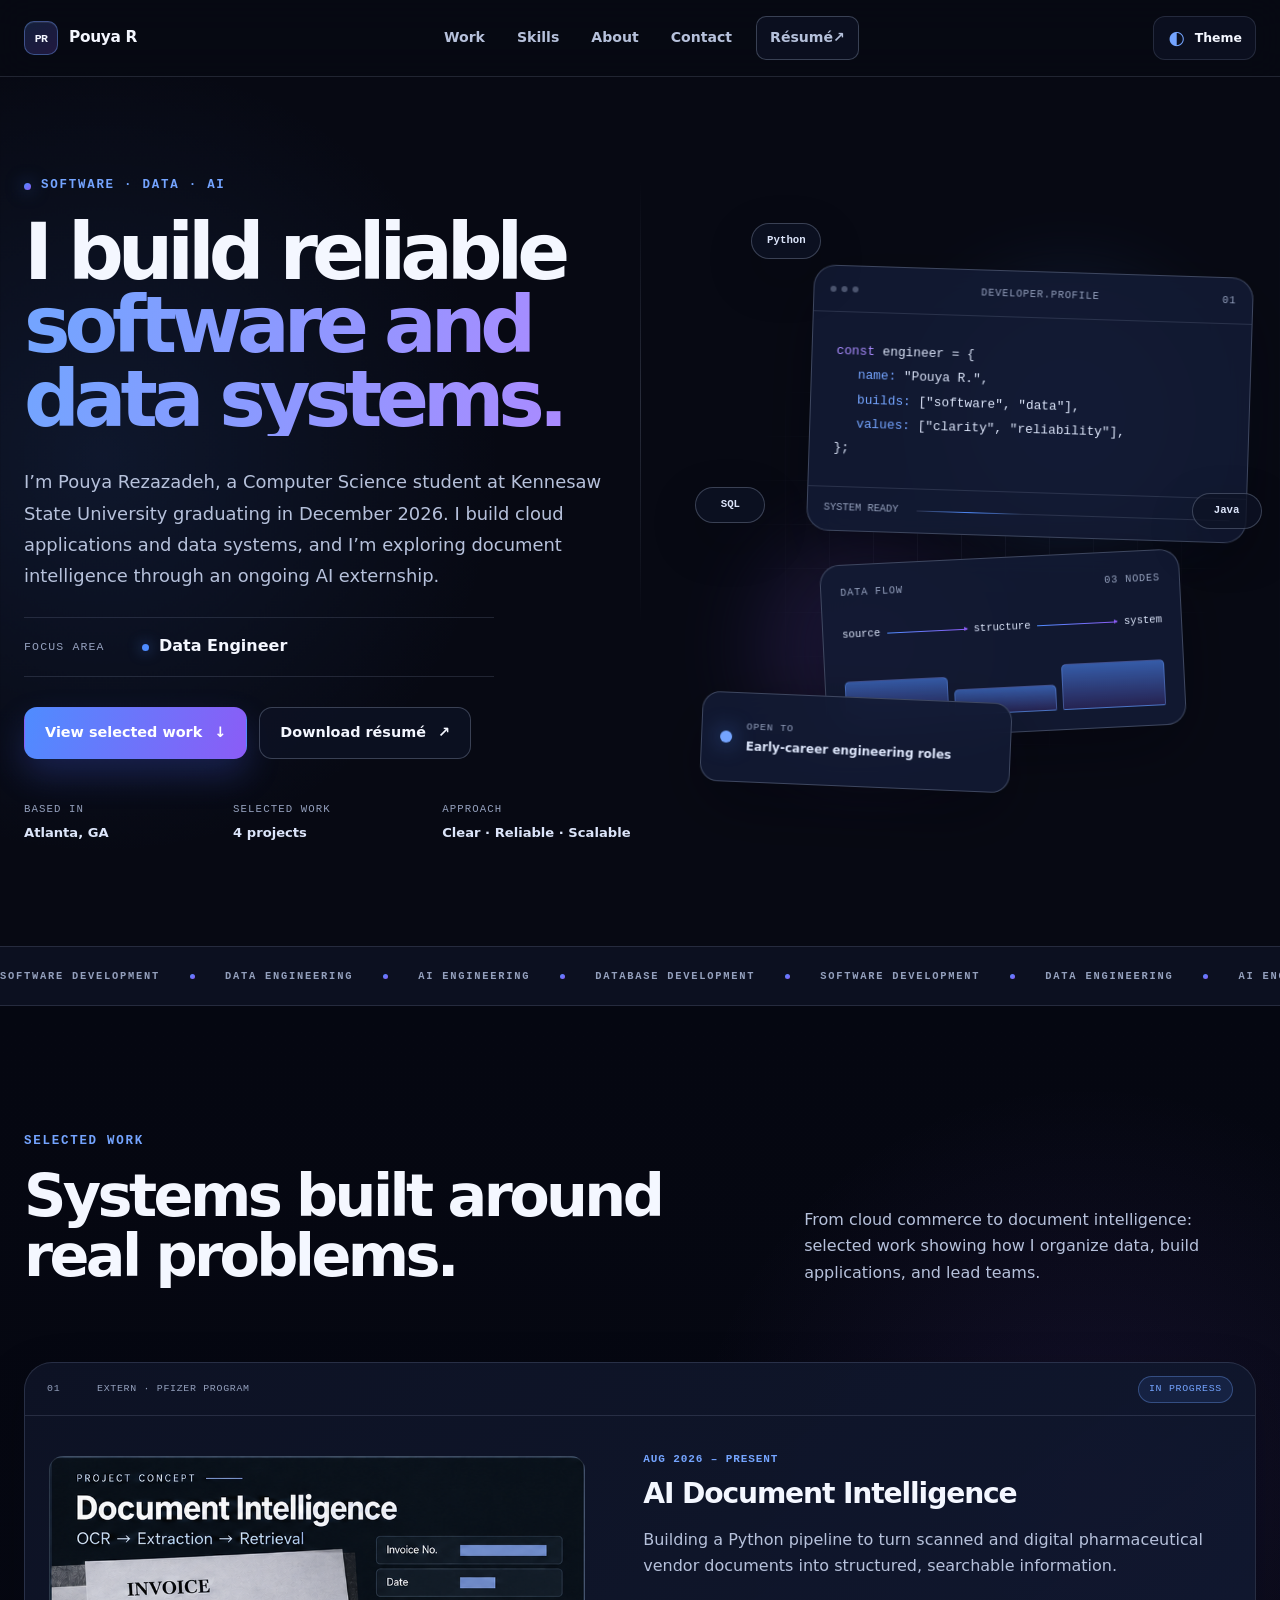
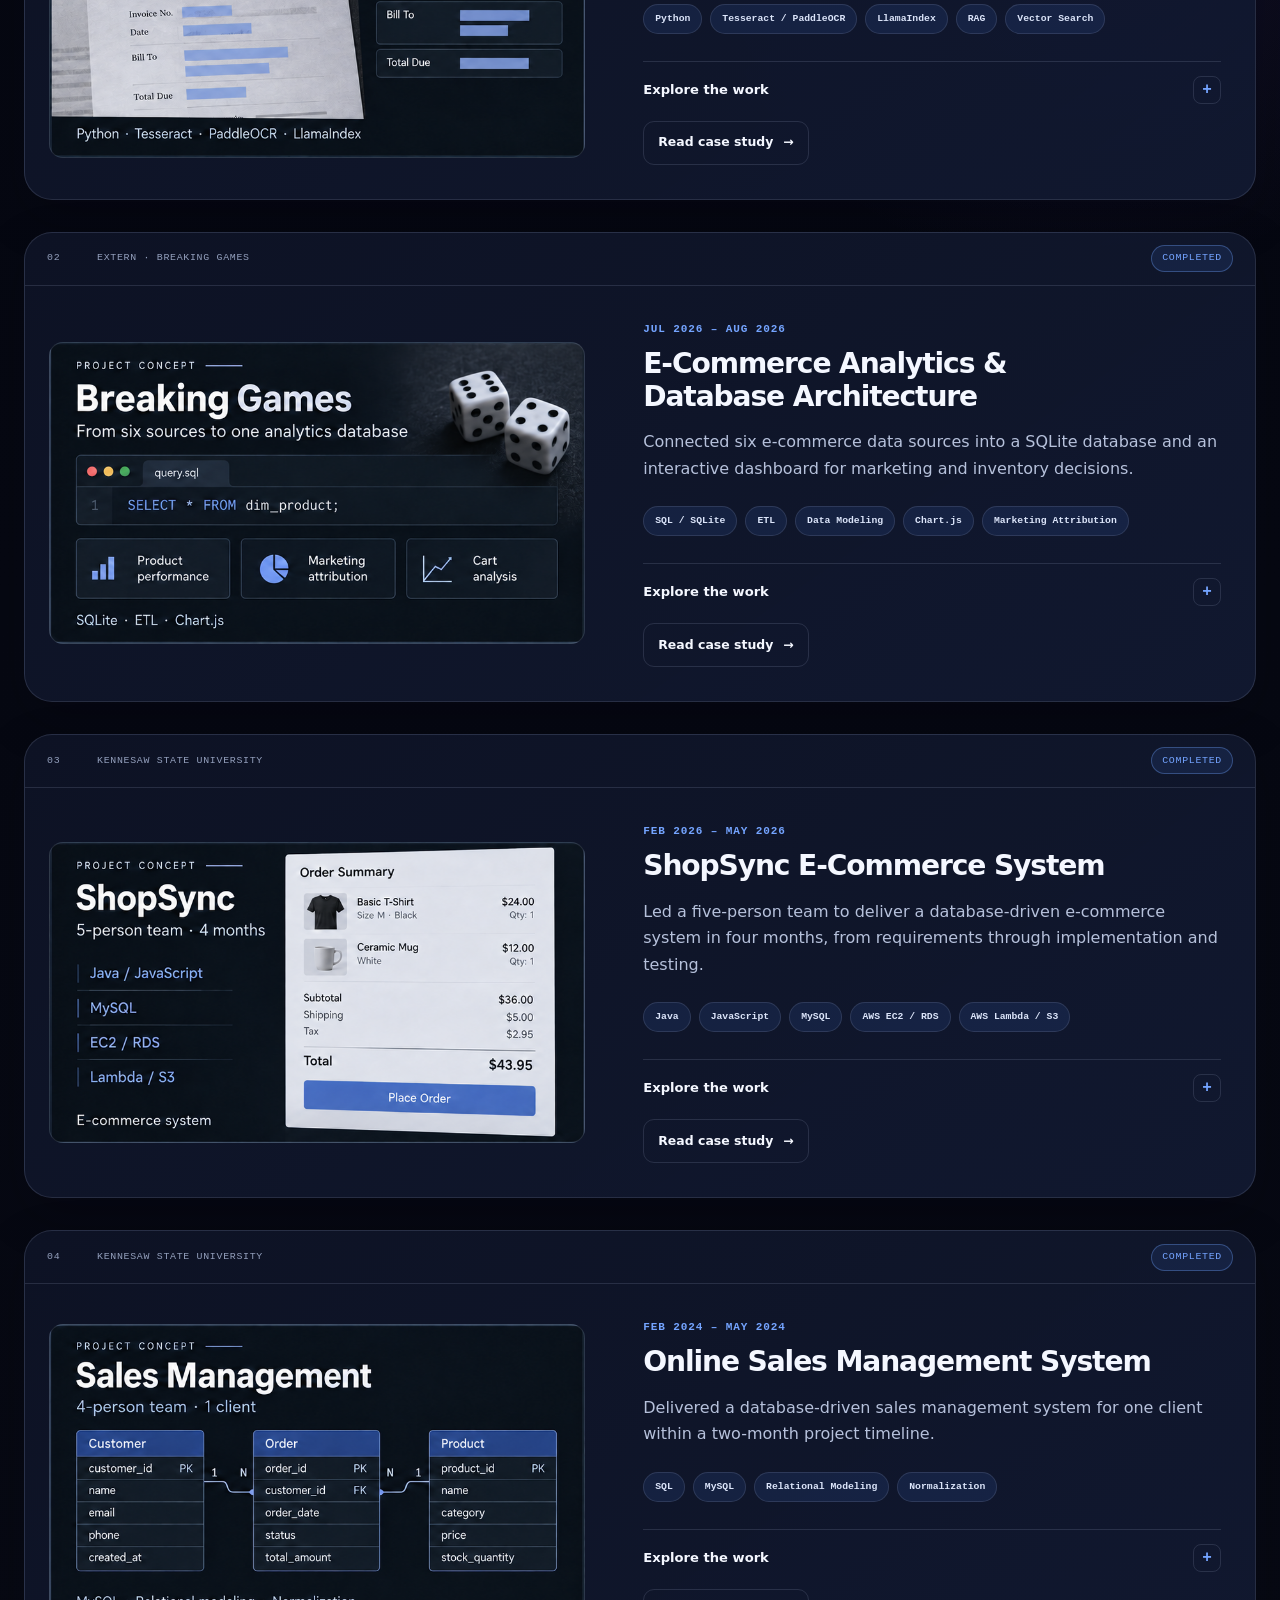
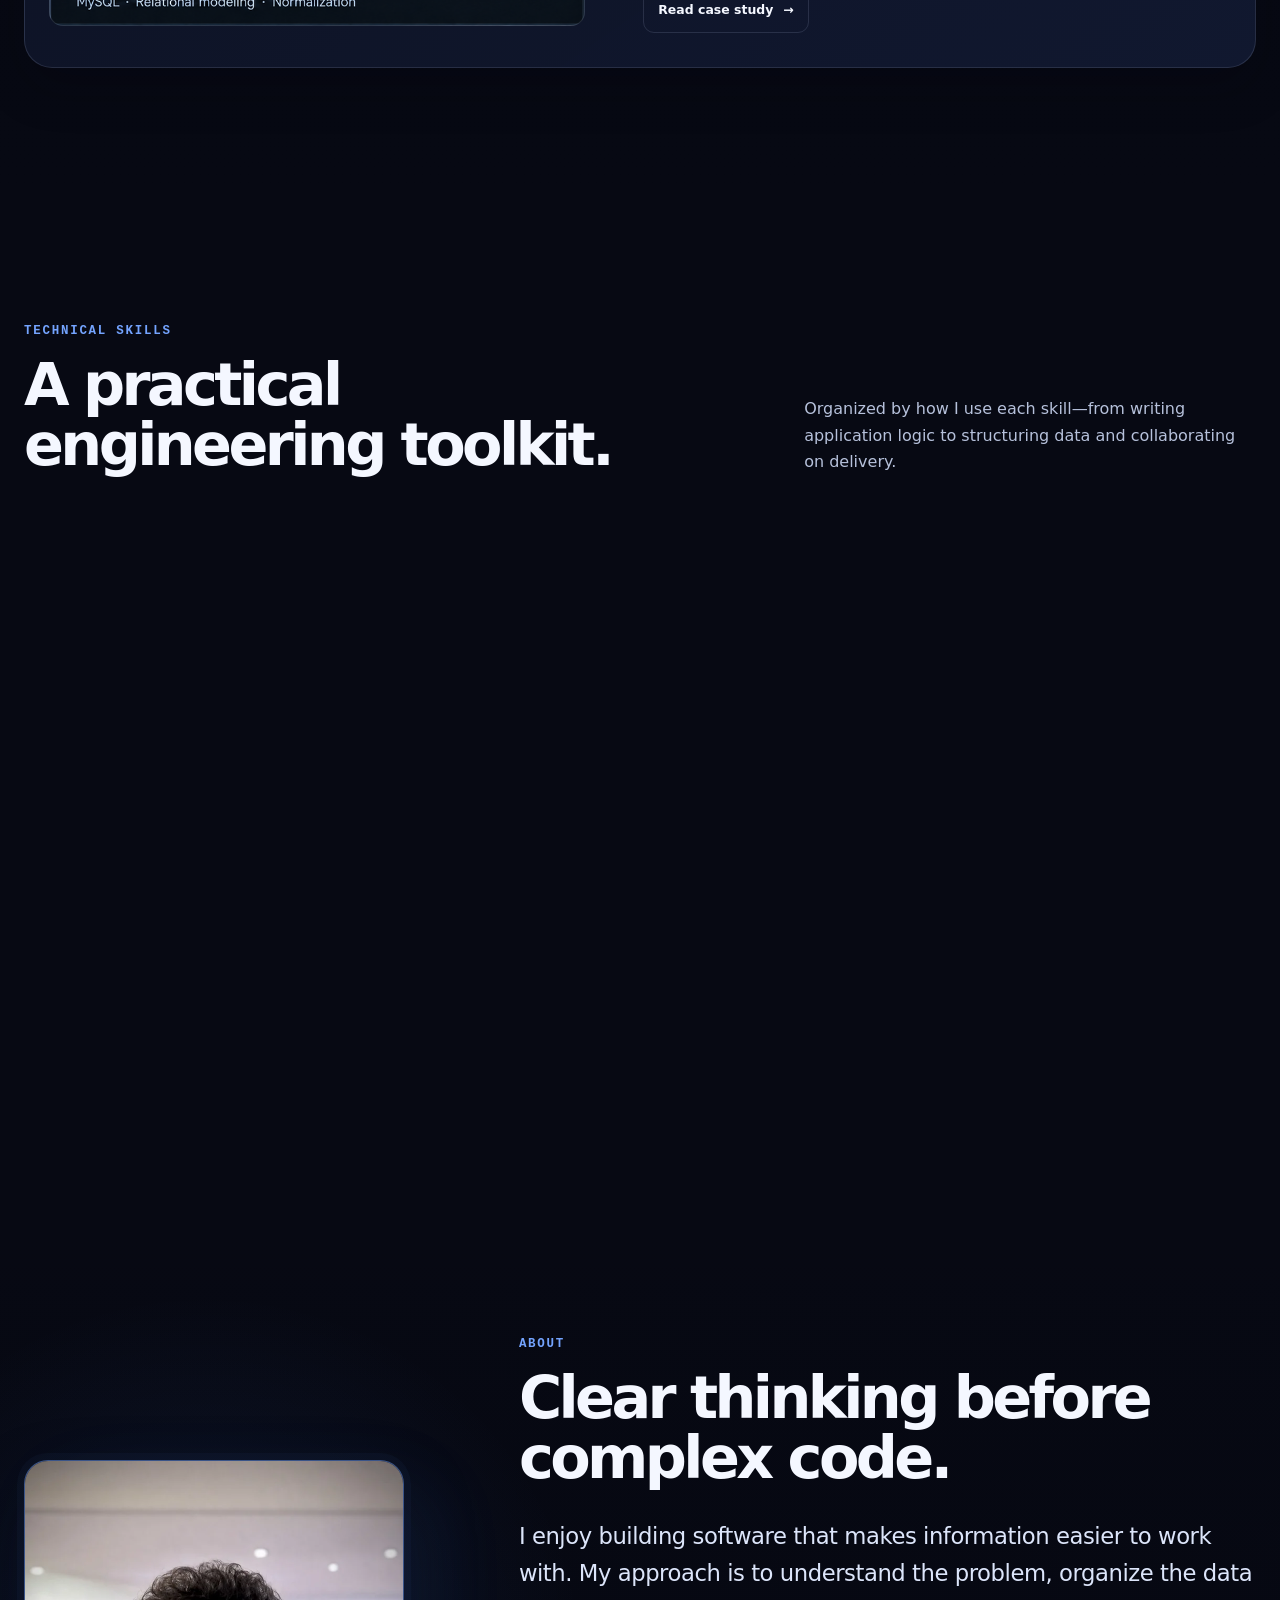
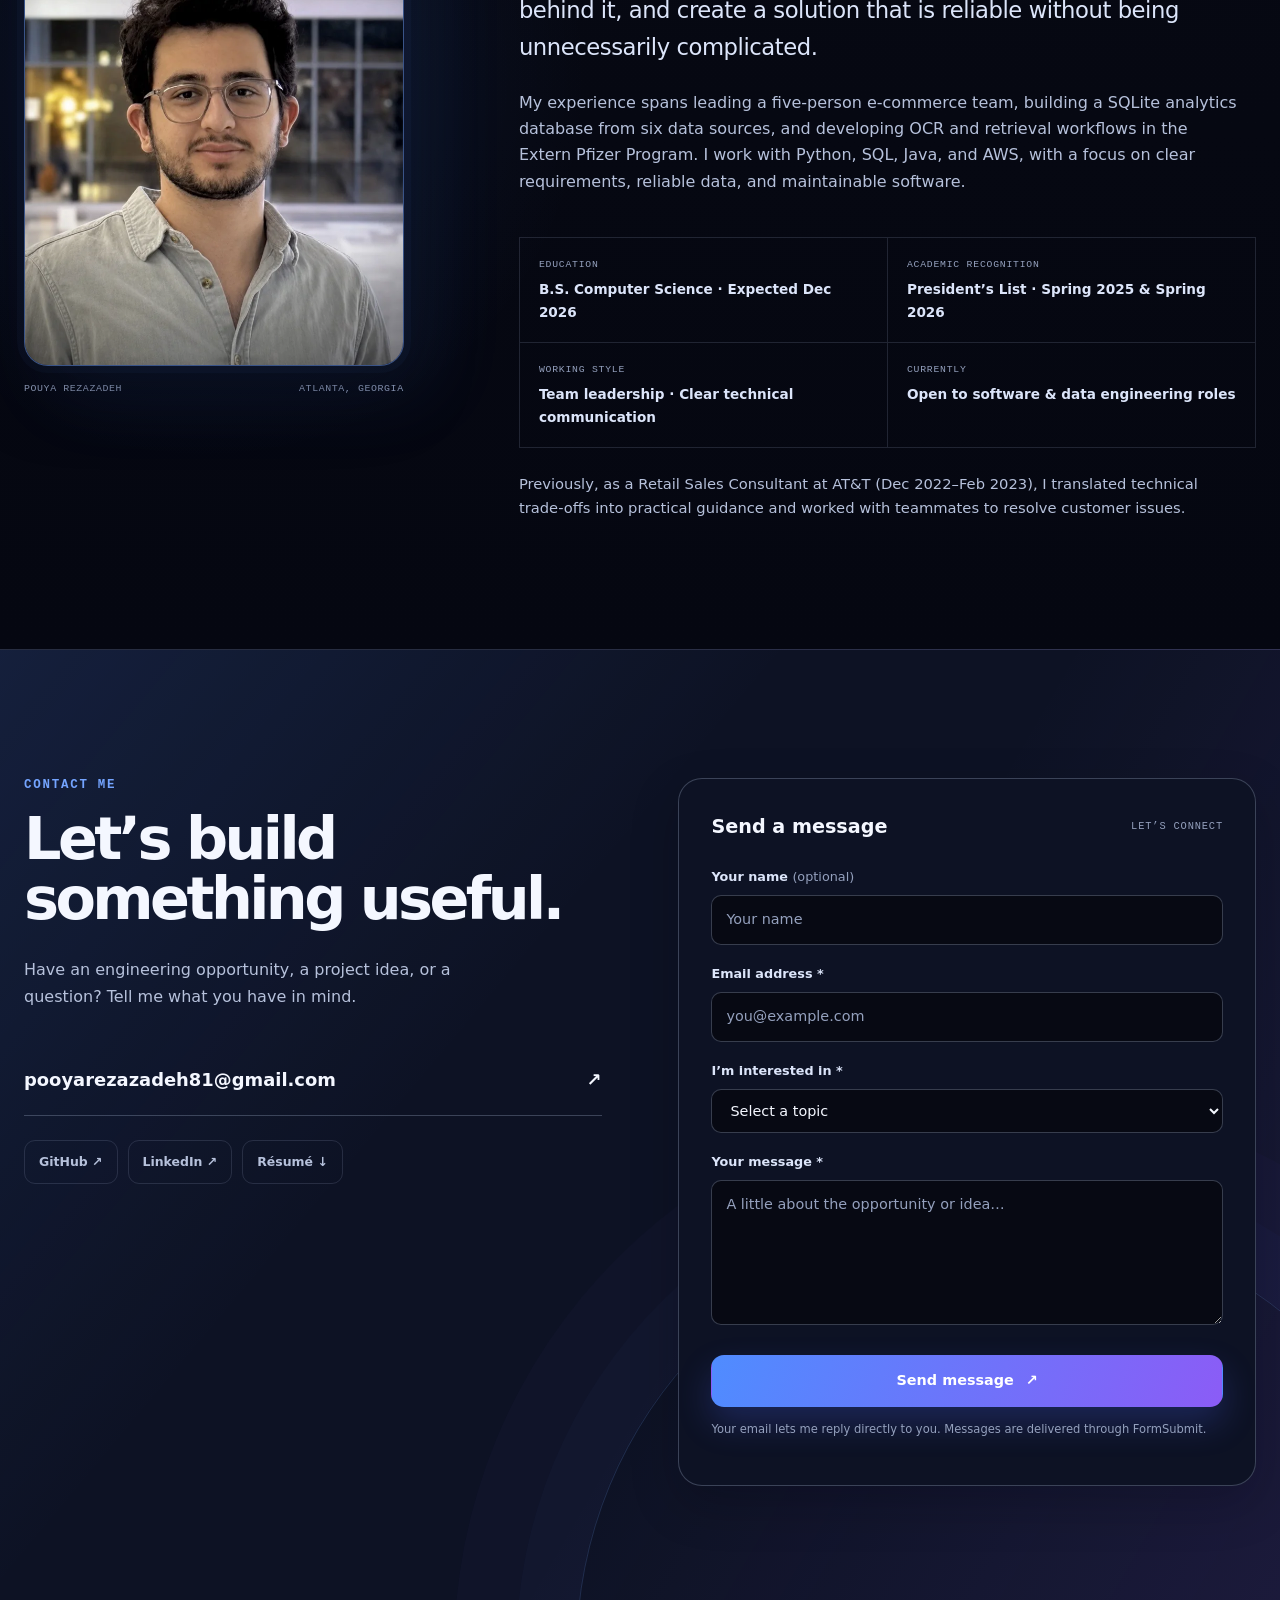
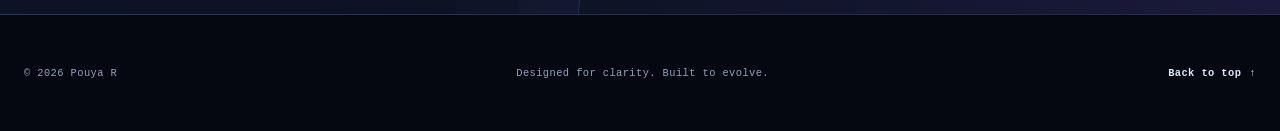
<file: index.html>
<!DOCTYPE html>
<html lang="en" data-theme="dark">
  <head>
    <meta charset="UTF-8" />
    <meta name="viewport" content="width=device-width, initial-scale=1.0" />
    <meta
      name="description"
      content="Pouya Rezazadeh builds reliable software and data systems with a focus on clear structure, practical problem solving, and maintainable engineering."
    />
    <meta name="theme-color" content="#070913" />
    <meta property="og:title" content="Pouya R. | Software & Data Engineer" />
    <meta
      property="og:description"
      content="Reliable software, thoughtful data systems, and practical AI."
    />
    <meta property="og:type" content="website" />
    <meta property="og:url" content="https://pouyar81.github.io/" />
    <meta property="og:image" content="https://pouyar81.github.io/og.png" />
    <meta name="twitter:card" content="summary_large_image" />
    <link rel="canonical" href="https://pouyar81.github.io/" />
    <link rel="icon" type="image/png" href="./favicon.png" />
    <title>Pouya R. | Software &amp; Data Engineer</title>
    <script>
      (() => {
        let storedTheme;
        try { storedTheme = localStorage.getItem("portfolio-theme"); } catch {}
        document.documentElement.dataset.theme = storedTheme === "light" ? "light" : "dark";
      })();
    </script>
    <link rel="stylesheet" href="./assets/css/styles.css?v=20260917">
    
  </head>
  <body>
    <a class="skip-link" href="#main-content">Skip to main content</a>

    <header class="site-header" data-header>
      <nav class="nav container" aria-label="Primary navigation">
        <a class="brand" href="#home" aria-label="Pouya R, home">
          <span class="brand-mark" aria-hidden="true">PR</span>
          <span>Pouya R</span>
        </a>

        <ul class="nav-links" id="nav-links" data-nav-links>
          <li><a href="#work" data-nav-link>Work</a></li>
          <li><a href="#skills" data-nav-link>Skills</a></li>
          <li><a href="#about" data-nav-link>About</a></li>
          <li><a href="#contact" data-nav-link>Contact</a></li>
          <li>
            <a
              class="nav-resume"
              href="./Pouya_Rezazadeh_Resume.pdf" download="Pouya_Rezazadeh_Resume.pdf"
              target="_blank"
              rel="noopener noreferrer"
              data-resume-link
            >
              Résumé <span aria-hidden="true">↗</span>
            </a>
          </li>
        </ul>

        <div class="nav-actions">
          <button
            class="theme-toggle"
            type="button"
            data-theme-toggle
            aria-label="Switch to light theme"
            title="Change color theme"
          >
            <span class="theme-icon" aria-hidden="true">◐</span>
            <span class="theme-label">Theme</span>
          </button>
          <button
            class="menu-toggle"
            type="button"
            data-menu-toggle
            aria-expanded="false"
            aria-controls="nav-links"
            aria-label="Open navigation menu"
          >
            <span></span><span></span><span></span>
          </button>
        </div>
      </nav>
    </header>

    <main id="main-content">
      <section class="hero" id="home" data-section>
        <div class="hero-grid container">
          <div class="hero-copy">
            <p class="eyebrow reveal">
              <span class="eyebrow-dot" aria-hidden="true"></span>
              Software · Data · AI
            </p>
            <h1 class="reveal">
              I build reliable
              <span class="gradient-text">software and data systems.</span>
            </h1>
            <p class="hero-intro reveal">I’m Pouya Rezazadeh, a Computer Science student at Kennesaw State University graduating in December 2026. I build cloud applications and data systems, and I’m exploring document intelligence through an ongoing AI externship.</p>

            <div
              class="role-line reveal"
              aria-label="Roles: Software Developer, Data Engineer, and AI Engineer"
            >
              <span>Focus area</span>
              <strong data-role-text aria-hidden="true">Software Developer</strong>
            </div>

            <div class="hero-actions reveal">
              <a class="button button-primary" href="#work">
                View selected work <span aria-hidden="true">↓</span>
              </a>
              <a
                class="button button-secondary"
                href="./Pouya_Rezazadeh_Resume.pdf" download="Pouya_Rezazadeh_Resume.pdf"
                target="_blank"
                rel="noopener noreferrer"
                data-resume-link
              >
                Download résumé <span aria-hidden="true">↗</span>
              </a>
            </div>

            <dl class="hero-facts reveal">
              <div>
                <dt>Based in</dt>
                <dd>Atlanta, GA</dd>
              </div>
              <div>
                <dt>Selected work</dt>
                <dd>4 projects</dd>
              </div>
              <div>
                <dt>Approach</dt>
                <dd>Clear · Reliable · Scalable</dd>
              </div>
            </dl>
          </div>

          <div class="hero-stage reveal" data-hero-stage aria-hidden="true">
            <div class="stage-glow stage-glow-one"></div>
            <div class="stage-glow stage-glow-two"></div>

            <div class="system-panel glass-panel" data-depth="1">
              <div class="panel-bar">
                <span class="panel-dots"><i></i><i></i><i></i></span>
                <span>developer.profile</span>
                <span>01</span>
              </div>
              <div class="system-code">
                <p><span class="code-key">const</span> engineer = {</p>
                <p class="indent"><span class="code-label">name:</span> "Pouya R.",</p>
                <p class="indent"><span class="code-label">builds:</span> ["software", "data"],</p>
                <p class="indent"><span class="code-label">values:</span> ["clarity", "reliability"],</p>
                <p>};</p>
              </div>
              <div class="system-footer">
                <span>System ready</span>
                <span class="pulse-line"></span>
              </div>
            </div>

            <div class="data-panel glass-panel" data-depth="2">
              <div class="data-heading">
                <span>Data flow</span>
                <span>03 nodes</span>
              </div>
              <div class="data-flow">
                <span>source</span><i></i><span>structure</span><i></i><span>system</span>
              </div>
              <div class="data-bars">
                <i style="--size: 72%"></i>
                <i style="--size: 48%"></i>
                <i style="--size: 86%"></i>
              </div>
            </div>

            <div class="opportunity-card glass-panel" data-depth="3">
              <span class="opportunity-signal"></span>
              <div>
                <span>Open to</span>
                <strong>Early-career engineering roles</strong>
              </div>
            </div>

            <span class="tech-chip chip-python" data-depth="4">Python</span>
            <span class="tech-chip chip-sql" data-depth="3">SQL</span>
            <span class="tech-chip chip-java" data-depth="2">Java</span>
          </div>
        </div>

        <div class="hero-rail" aria-hidden="true">
          <div>
            <span>SOFTWARE DEVELOPMENT</span><i></i>
            <span>DATA ENGINEERING</span><i></i>
            <span>AI ENGINEERING</span><i></i>
            <span>DATABASE DEVELOPMENT</span><i></i>
            <span>SOFTWARE DEVELOPMENT</span><i></i>
            <span>DATA ENGINEERING</span><i></i>
            <span>AI ENGINEERING</span><i></i>
            <span>DATABASE DEVELOPMENT</span><i></i>
          </div>
        </div>
      </section>

      <section class="section work-section" id="work" data-section>
        <div class="container">
          <header class="section-heading reveal">
            <div>
              <p class="eyebrow">Selected work</p>
              <h2>Systems built around real problems.</h2>
            </div>
            <p>
              From cloud commerce to document intelligence: selected work showing how I organize data, build applications, and lead teams.
            </p>
          </header>

          <div class="projects-grid" data-projects-grid></div>
          <noscript>
            <p class="noscript-message">
              JavaScript is required to display the interactive project case studies.
            </p>
          </noscript>
        </div>
      </section>

      <section class="section skills-section" id="skills" data-section>
        <div class="container">
          <header class="section-heading reveal">
            <div>
              <p class="eyebrow">Technical skills</p>
              <h2>A practical engineering toolkit.</h2>
            </div>
            <p>
              Organized by how I use each skill—from writing application logic to
              structuring data and collaborating on delivery.
            </p>
          </header>

          <div class="skills-shell reveal">
            <div class="skill-tabs" role="tablist" aria-label="Skill categories" data-skill-tabs></div>
            <div
              class="skill-panel"
              role="tabpanel"
              tabindex="0"
              aria-live="polite"
              data-skill-panel
            ></div>
          </div>
        </div>
      </section>

      <section class="section about-section" id="about" data-section>
        <div class="about-grid container">
          <div class="portrait-wrap reveal">
            <div class="portrait-frame">
              <img
                src="./assets/images/pouya-portrait.webp"
                alt="Portrait of Pouya Rezazadeh"
                width="720"
                height="960"
                loading="lazy"
              />
            </div>
            <div class="portrait-caption">
              <span>Pouya Rezazadeh</span>
              <span>Atlanta, Georgia</span>
            </div>
          </div>

          <div class="about-copy reveal">
            <p class="eyebrow">About</p>
            <h2>Clear thinking before complex code.</h2>
            <p class="about-lead">
              I enjoy building software that makes information easier to work with.
              My approach is to understand the problem, organize the data behind it,
              and create a solution that is reliable without being unnecessarily
              complicated.
            </p>
            <p>
              My experience spans leading a five-person e-commerce team, building a SQLite analytics database from six data sources, and developing OCR and retrieval workflows in the Extern Pfizer Program. I work with Python, SQL, Java, and AWS, with a focus on clear requirements, reliable data, and maintainable software.
            </p>

            <dl class="about-details">
              <div>
                <dt>Education</dt>
                <dd>B.S. Computer Science · Expected Dec 2026</dd>
              </div>
              <div>
                <dt>Academic recognition</dt>
                <dd>President’s List · Spring 2025 &amp; Spring 2026</dd>
              </div>
              <div>
                <dt>Working style</dt>
                <dd>Team leadership · Clear technical communication</dd>
              </div>
              <div>
                <dt>Currently</dt>
                <dd>Open to software &amp; data engineering roles</dd>
              </div>
            </dl><p class="experience-note">Previously, as a Retail Sales Consultant at AT&amp;T (Dec 2022–Feb 2023), I translated technical trade-offs into practical guidance and worked with teammates to resolve customer issues.</p>
          </div>
        </div>
      </section>


      <section class="section contact-section" id="contact" data-section>
        <div class="contact-grid container">
          <div class="contact-heading reveal">
            <p class="eyebrow">Contact me</p>
            <h2>Let’s build something useful.</h2>
            <p class="contact-intro">Have an engineering opportunity, a project idea, or a question? Tell me what you have in mind.</p>
            <a class="contact-email" href="mailto:pooyarezazadeh81@gmail.com" data-contact-email><span>pooyarezazadeh81@gmail.com</span><span aria-hidden="true">↗</span></a>
            <div class="contact-links">
              <a href="https://github.com/pouyar81" target="_blank" rel="noopener noreferrer" data-contact-github>GitHub ↗</a>
              <a href="https://linkedin.com/in/pouya-r" target="_blank" rel="noopener noreferrer" data-contact-linkedin>LinkedIn ↗</a>
              <a href="./Pouya_Rezazadeh_Resume.pdf" download="Pouya_Rezazadeh_Resume.pdf" data-resume-link>Résumé ↓</a>
            </div>
          </div>
          <form class="contact-form reveal" id="contact-form" action="https://formsubmit.co/pooyarezazadeh81@gmail.com" method="POST">
            <input type="hidden" name="_subject" value="New portfolio message for Pouya">
            <input type="hidden" name="_next" value="https://pouyar81.github.io/thanks.html">
            <input type="hidden" name="_template" value="table">
            <input class="form-honey" type="text" name="_honey" tabindex="-1" autocomplete="off" aria-hidden="true">
            <div class="form-heading"><h3>Send a message</h3><span>Let’s connect</span></div>
            <label for="contact-name">Your name <span class="optional">(optional)</span></label>
            <input id="contact-name" name="name" autocomplete="name" placeholder="Your name" maxlength="100">
            <label for="contact-email">Email address <span aria-hidden="true">*</span></label>
            <input id="contact-email" name="email" type="email" autocomplete="email" placeholder="you@example.com" maxlength="254" required>
            <label for="contact-interest">I’m interested in <span aria-hidden="true">*</span></label>
            <select id="contact-interest" name="interest" required><option value="">Select a topic</option><option>Hiring / engineering opportunity</option><option>Project collaboration</option><option>Question about my work</option><option>Something else</option></select>
            <label for="contact-message">Your message <span aria-hidden="true">*</span></label>
            <textarea id="contact-message" name="message" rows="5" maxlength="5000" placeholder="A little about the opportunity or idea…" required></textarea>
            <button class="button button-primary form-submit" type="submit">Send message <span aria-hidden="true">↗</span></button>
            <p class="form-footnote">Your email lets me reply directly to you. Messages are delivered through FormSubmit.</p>
            <p class="form-status" id="form-status" role="status"></p>
          </form>
        </div>
        <div class="contact-orbit" aria-hidden="true"></div>
      </section>
    </main>

    <footer>
      <div class="footer-inner container">
        <p>© <span data-year>2026</span> Pouya R</p>
        <p>Designed for clarity. Built to evolve.</p>
        <a href="#home">Back to top <span aria-hidden="true">↑</span></a>
      </div>
    </footer>
  <script type="module" src="./assets/js/app.js?v=20260917"></script></body>
</html>
</file>
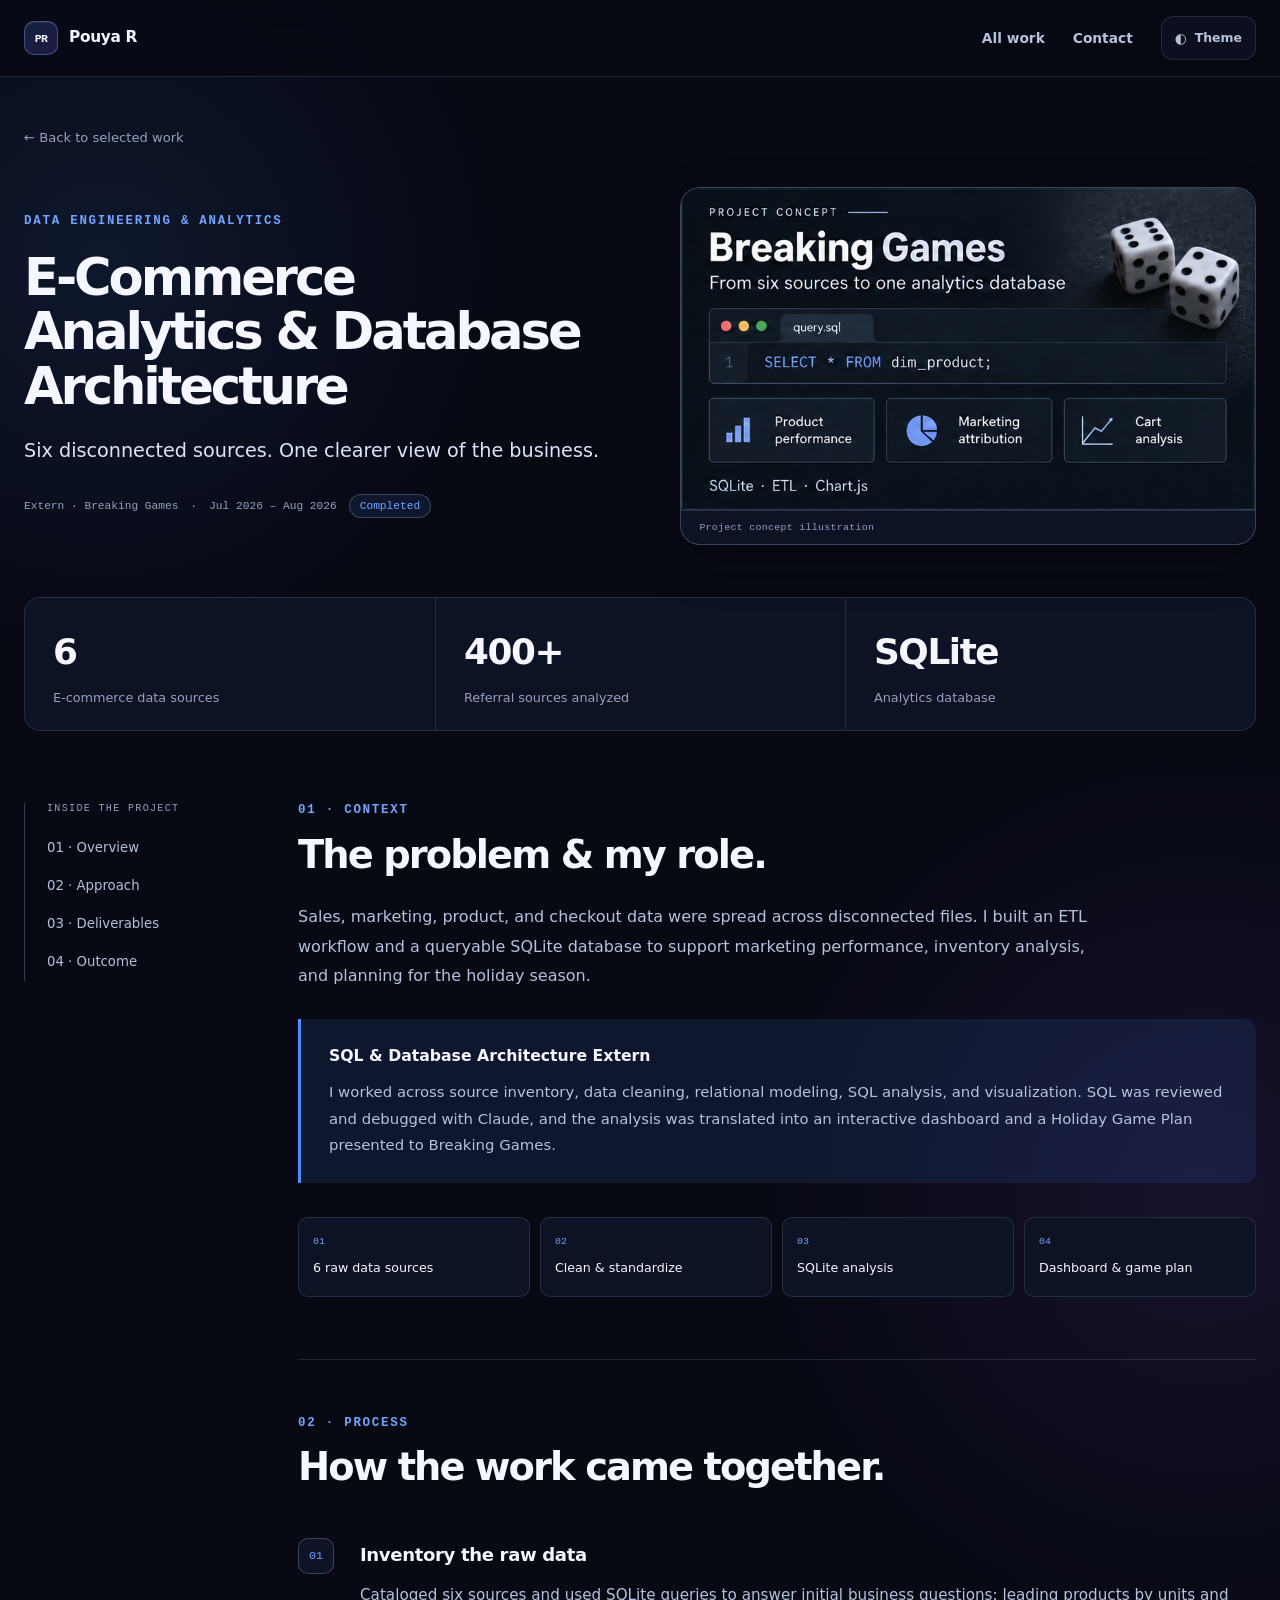
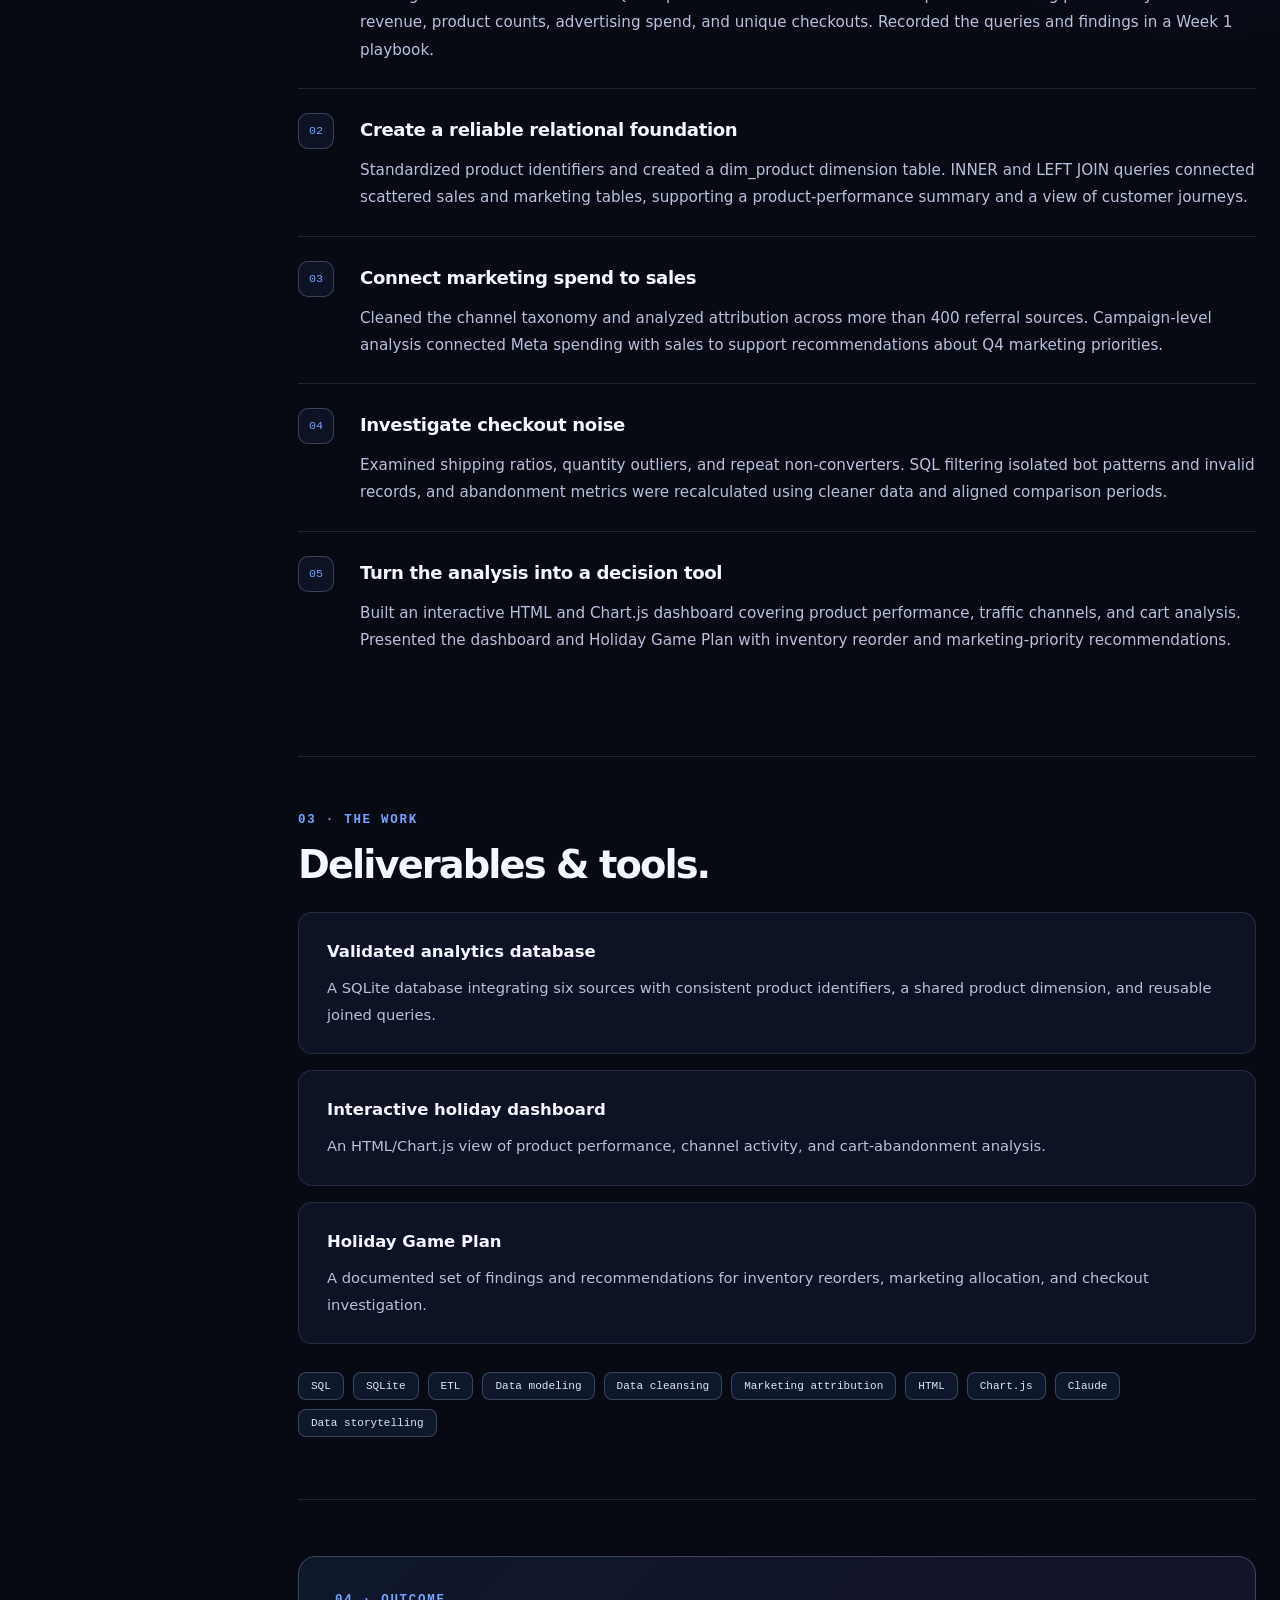
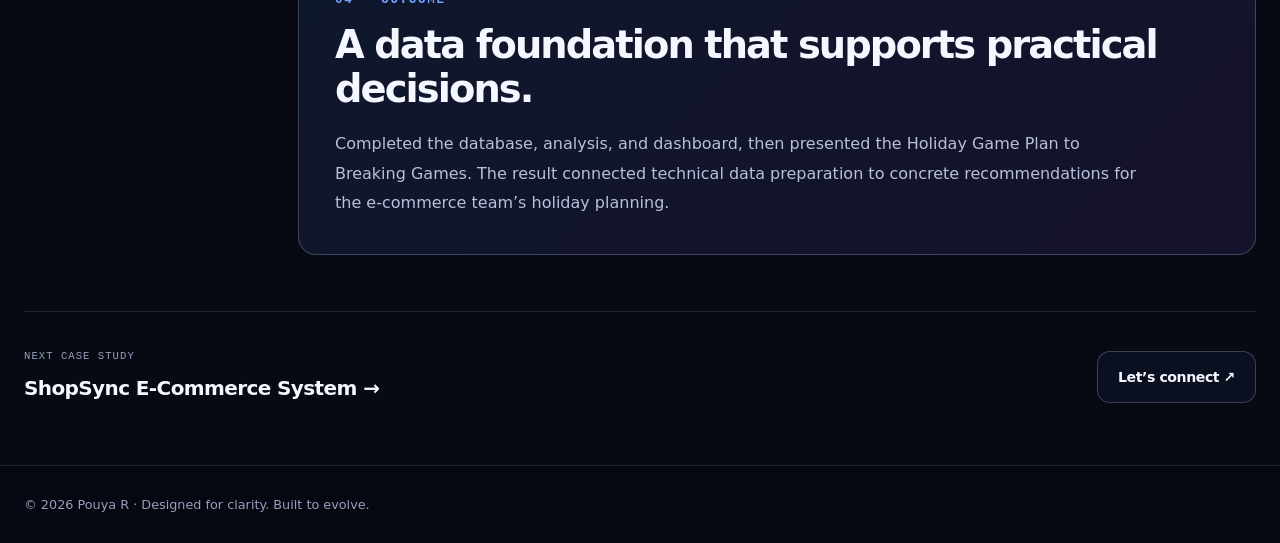
<file: case-study-breaking-games.html>
<!doctype html>
<html lang="en" data-theme="dark">
<head><meta charset="utf-8"><meta name="viewport" content="width=device-width,initial-scale=1">
<meta name="description" content="Connected six e-commerce data sources into a SQLite database and an interactive dashboard for marketing and inventory decisions.">
<title>E-Commerce Analytics &amp; Database Architecture — Pouya R.</title><link rel="icon" href="./favicon.png">
<script>try { document.documentElement.dataset.theme = localStorage.getItem('portfolio-theme') === 'light' ? 'light' : 'dark'; } catch {}</script><link rel="stylesheet" href="./assets/css/styles.css?v=20260917"><link rel="stylesheet" href="./assets/css/case-study.css?v=20260917"><link rel="canonical" href="https://pouyar81.github.io/case-study-breaking-games.html"><meta name="theme-color" content="#070913"><meta property="og:title" content="E-Commerce Analytics &amp; Database Architecture — Pouya R."><meta property="og:description" content="Connected six e-commerce data sources into a SQLite database and an interactive dashboard for marketing and inventory decisions."><meta property="og:type" content="article"><meta property="og:url" content="https://pouyar81.github.io/case-study-breaking-games.html"><meta property="og:image" content="https://pouyar81.github.io/og.png"><meta name="twitter:card" content="summary_large_image"></head>
<body class="case-page">
<a class="skip-link" href="#main-content">Skip to main content</a>
<header class="site-header"><nav class="nav case-nav container" aria-label="Primary navigation">
<a class="brand" href="./index.html#home" aria-label="Pouya R, home"><span class="brand-mark" aria-hidden="true">PR</span><span>Pouya R</span></a>
<div class="case-header-links"><a href="./index.html#work">All work</a><a href="./index.html#contact">Contact</a><button class="theme-toggle" type="button" data-theme-toggle aria-label="Switch to light theme"><span aria-hidden="true">◐</span><span class="theme-label">Theme</span></button></div>
</nav></header>
<main class="case-main container" id="main-content">
<a class="case-back" href="./index.html#work">← Back to selected work</a>
<div class="case-hero"><div><p class="eyebrow">Data engineering &amp; analytics</p><h1>E-Commerce Analytics &amp; Database Architecture</h1><p class="case-subtitle">Six disconnected sources. One clearer view of the business.</p><div class="case-meta"><span>Extern · Breaking Games</span><span aria-hidden="true">·</span><span>Jul 2026 – Aug 2026</span><span class="case-status">Completed</span></div></div>
<figure class="case-art-wrap"><div class="case-art" role="img" aria-label="E-Commerce Analytics &amp; Database Architecture project illustration" style="--art-position:100% 0%"></div><figcaption>Project concept illustration</figcaption></figure></div>
<dl class="case-facts" aria-label="Project at a glance"><div class="case-fact"><dt>E-commerce data sources</dt><dd>6</dd></div><div class="case-fact"><dt>Referral sources analyzed</dt><dd>400+</dd></div><div class="case-fact"><dt>Analytics database</dt><dd>SQLite</dd></div></dl>
<div class="case-content-layout"><nav class="case-toc" aria-label="Case study sections"><p>Inside the project</p><a href="#overview">01 · Overview</a><a href="#approach">02 · Approach</a><a href="#deliverables">03 · Deliverables</a><a href="#outcome">04 · Outcome</a></nav>
<div>
<section class="case-section" id="overview"><p class="eyebrow">01 · Context</p><h2>The problem &amp; my role.</h2><p>Sales, marketing, product, and checkout data were spread across disconnected files. I built an ETL workflow and a queryable SQLite database to support marketing performance, inventory analysis, and planning for the holiday season.</p><div class="case-role"><h3>SQL &amp; Database Architecture Extern</h3><p>I worked across source inventory, data cleaning, relational modeling, SQL analysis, and visualization. SQL was reviewed and debugged with Claude, and the analysis was translated into an interactive dashboard and a Holiday Game Plan presented to Breaking Games.</p></div><ol class="case-flow" aria-label="Project workflow"><li><span>01</span>6 raw data sources</li><li><span>02</span>Clean &amp; standardize</li><li><span>03</span>SQLite analysis</li><li><span>04</span>Dashboard &amp; game plan</li></ol></section>
<section class="case-section" id="approach"><p class="eyebrow">02 · Process</p><h2>How the work came together.</h2><ol><li class="case-step"><span class="case-step-number" aria-hidden="true">01</span><div><h3>Inventory the raw data</h3><p>Cataloged six sources and used SQLite queries to answer initial business questions: leading products by units and revenue, product counts, advertising spend, and unique checkouts. Recorded the queries and findings in a Week 1 playbook.</p></div></li><li class="case-step"><span class="case-step-number" aria-hidden="true">02</span><div><h3>Create a reliable relational foundation</h3><p>Standardized product identifiers and created a dim_product dimension table. INNER and LEFT JOIN queries connected scattered sales and marketing tables, supporting a product-performance summary and a view of customer journeys.</p></div></li><li class="case-step"><span class="case-step-number" aria-hidden="true">03</span><div><h3>Connect marketing spend to sales</h3><p>Cleaned the channel taxonomy and analyzed attribution across more than 400 referral sources. Campaign-level analysis connected Meta spending with sales to support recommendations about Q4 marketing priorities.</p></div></li><li class="case-step"><span class="case-step-number" aria-hidden="true">04</span><div><h3>Investigate checkout noise</h3><p>Examined shipping ratios, quantity outliers, and repeat non-converters. SQL filtering isolated bot patterns and invalid records, and abandonment metrics were recalculated using cleaner data and aligned comparison periods.</p></div></li><li class="case-step"><span class="case-step-number" aria-hidden="true">05</span><div><h3>Turn the analysis into a decision tool</h3><p>Built an interactive HTML and Chart.js dashboard covering product performance, traffic channels, and cart analysis. Presented the dashboard and Holiday Game Plan with inventory reorder and marketing-priority recommendations.</p></div></li></ol></section>
<section class="case-section" id="deliverables"><p class="eyebrow">03 · The work</p><h2>Deliverables &amp; tools.</h2><div class="case-deliverables"><article class="case-deliverable"><h3>Validated analytics database</h3><p>A SQLite database integrating six sources with consistent product identifiers, a shared product dimension, and reusable joined queries.</p></article><article class="case-deliverable"><h3>Interactive holiday dashboard</h3><p>An HTML/Chart.js view of product performance, channel activity, and cart-abandonment analysis.</p></article><article class="case-deliverable"><h3>Holiday Game Plan</h3><p>A documented set of findings and recommendations for inventory reorders, marketing allocation, and checkout investigation.</p></article></div><ul class="case-stack" aria-label="Tools and methods"><li>SQL</li><li>SQLite</li><li>ETL</li><li>Data modeling</li><li>Data cleansing</li><li>Marketing attribution</li><li>HTML</li><li>Chart.js</li><li>Claude</li><li>Data storytelling</li></ul></section>
<section class="case-section case-outcome" id="outcome"><p class="eyebrow">04 · Outcome</p><h2>A data foundation that supports practical decisions.</h2><p>Completed the database, analysis, and dashboard, then presented the Holiday Game Plan to Breaking Games. The result connected technical data preparation to concrete recommendations for the e-commerce team’s holiday planning.</p></section>
</div></div>
<div class="case-next"><a href="./case-study-shopsync.html"><small>Next case study</small>ShopSync E-Commerce System →</a><a class="button button-secondary" href="./index.html#contact">Let’s connect ↗</a></div>
</main><footer class="case-footer"><div class="container">© 2026 Pouya R · Designed for clarity. Built to evolve.</div></footer>

<script>const toggle=document.querySelector('[data-theme-toggle]');const sync=()=>toggle.setAttribute('aria-label',`Switch to ${document.documentElement.dataset.theme==='dark'?'light':'dark'} theme`);sync();toggle.addEventListener('click',()=>{const next=document.documentElement.dataset.theme==='dark'?'light':'dark';document.documentElement.dataset.theme=next;try{localStorage.setItem('portfolio-theme',next)}catch{}sync();});</script></body></html>
</file>
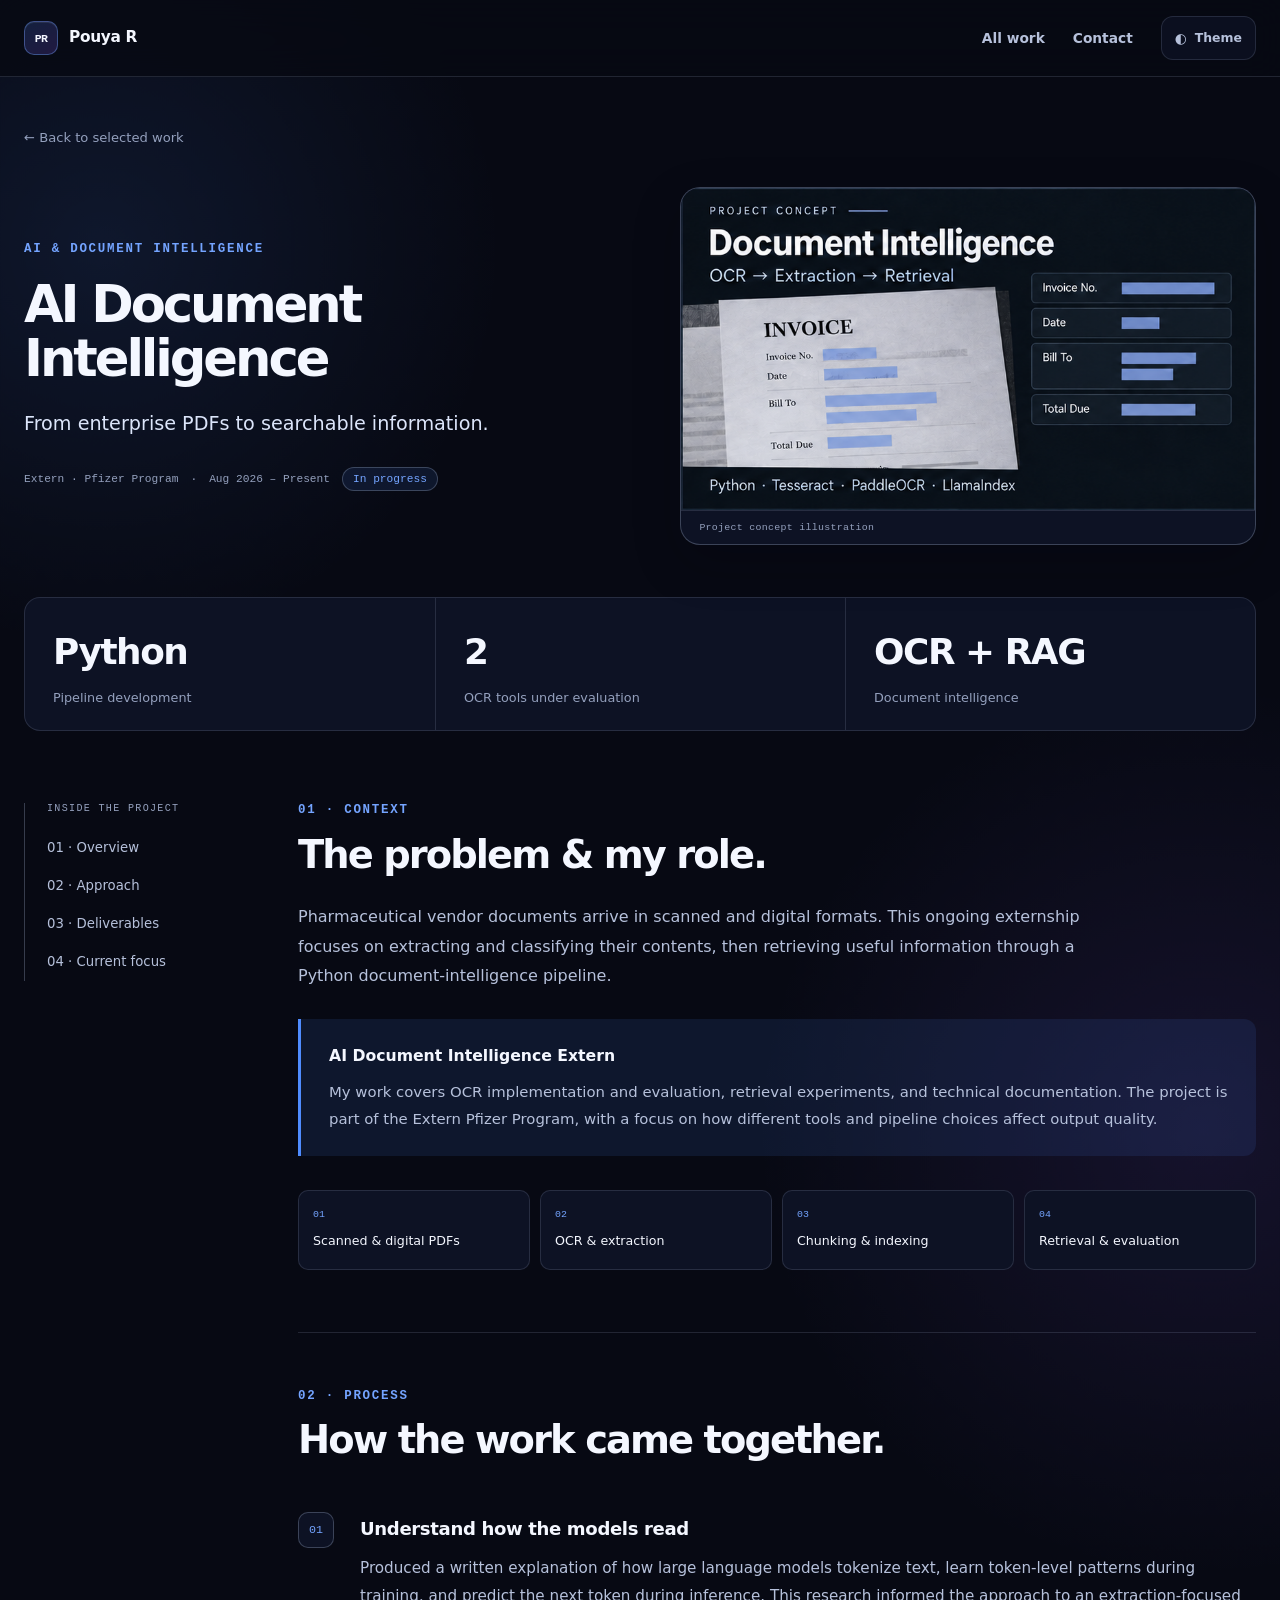
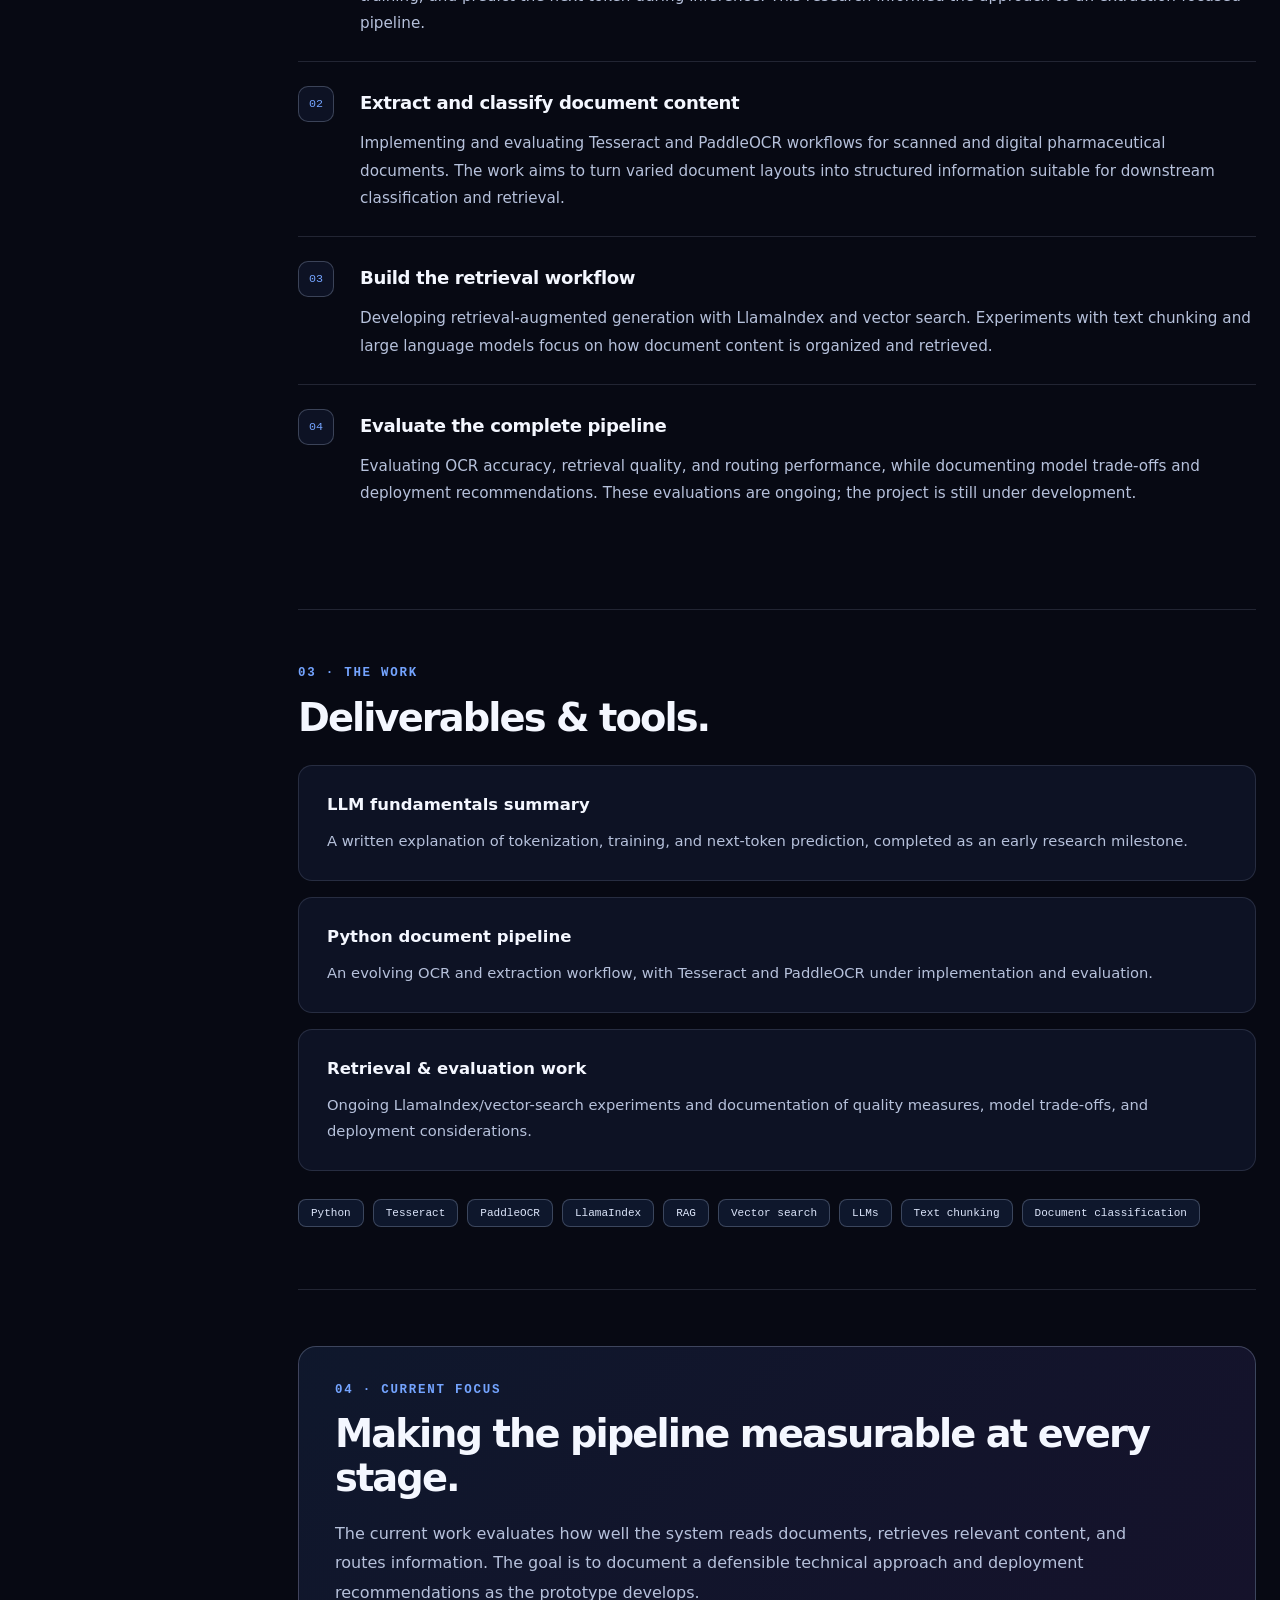
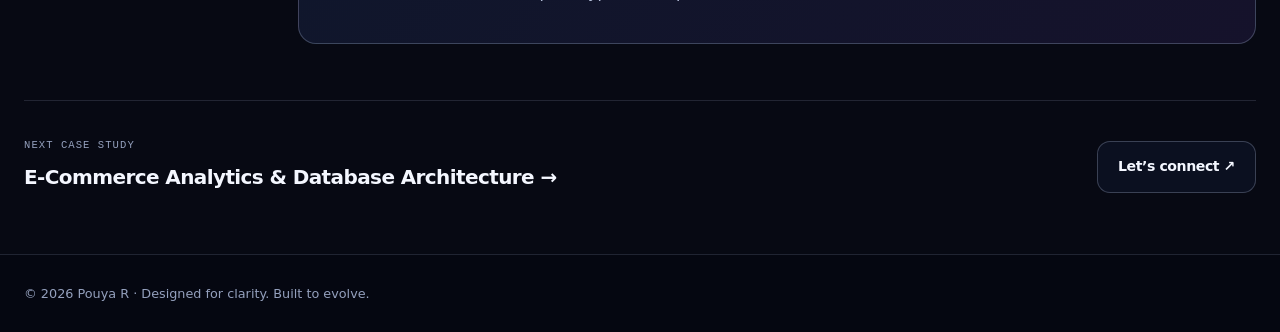
<file: case-study-pfizer.html>
<!doctype html>
<html lang="en" data-theme="dark">
<head><meta charset="utf-8"><meta name="viewport" content="width=device-width,initial-scale=1">
<meta name="description" content="Building a Python pipeline to turn scanned and digital pharmaceutical vendor documents into structured, searchable information.">
<title>AI Document Intelligence — Pouya R.</title><link rel="icon" href="./favicon.png">
<script>try { document.documentElement.dataset.theme = localStorage.getItem('portfolio-theme') === 'light' ? 'light' : 'dark'; } catch {}</script><link rel="stylesheet" href="./assets/css/styles.css?v=20260917"><link rel="stylesheet" href="./assets/css/case-study.css?v=20260917"><link rel="canonical" href="https://pouyar81.github.io/case-study-pfizer.html"><meta name="theme-color" content="#070913"><meta property="og:title" content="AI Document Intelligence — Pouya R."><meta property="og:description" content="Building a Python pipeline to turn scanned and digital pharmaceutical vendor documents into structured, searchable information."><meta property="og:type" content="article"><meta property="og:url" content="https://pouyar81.github.io/case-study-pfizer.html"><meta property="og:image" content="https://pouyar81.github.io/og.png"><meta name="twitter:card" content="summary_large_image"></head>
<body class="case-page">
<a class="skip-link" href="#main-content">Skip to main content</a>
<header class="site-header"><nav class="nav case-nav container" aria-label="Primary navigation">
<a class="brand" href="./index.html#home" aria-label="Pouya R, home"><span class="brand-mark" aria-hidden="true">PR</span><span>Pouya R</span></a>
<div class="case-header-links"><a href="./index.html#work">All work</a><a href="./index.html#contact">Contact</a><button class="theme-toggle" type="button" data-theme-toggle aria-label="Switch to light theme"><span aria-hidden="true">◐</span><span class="theme-label">Theme</span></button></div>
</nav></header>
<main class="case-main container" id="main-content">
<a class="case-back" href="./index.html#work">← Back to selected work</a>
<div class="case-hero"><div><p class="eyebrow">AI &amp; document intelligence</p><h1>AI Document Intelligence</h1><p class="case-subtitle">From enterprise PDFs to searchable information.</p><div class="case-meta"><span>Extern · Pfizer Program</span><span aria-hidden="true">·</span><span>Aug 2026 – Present</span><span class="case-status">In progress</span></div></div>
<figure class="case-art-wrap"><div class="case-art" role="img" aria-label="AI Document Intelligence project illustration" style="--art-position:0% 100%"></div><figcaption>Project concept illustration</figcaption></figure></div>
<dl class="case-facts" aria-label="Project at a glance"><div class="case-fact"><dt>Pipeline development</dt><dd>Python</dd></div><div class="case-fact"><dt>OCR tools under evaluation</dt><dd>2</dd></div><div class="case-fact"><dt>Document intelligence</dt><dd>OCR + RAG</dd></div></dl>
<div class="case-content-layout"><nav class="case-toc" aria-label="Case study sections"><p>Inside the project</p><a href="#overview">01 · Overview</a><a href="#approach">02 · Approach</a><a href="#deliverables">03 · Deliverables</a><a href="#outcome">04 · Current focus</a></nav>
<div>
<section class="case-section" id="overview"><p class="eyebrow">01 · Context</p><h2>The problem &amp; my role.</h2><p>Pharmaceutical vendor documents arrive in scanned and digital formats. This ongoing externship focuses on extracting and classifying their contents, then retrieving useful information through a Python document-intelligence pipeline.</p><div class="case-role"><h3>AI Document Intelligence Extern</h3><p>My work covers OCR implementation and evaluation, retrieval experiments, and technical documentation. The project is part of the Extern Pfizer Program, with a focus on how different tools and pipeline choices affect output quality.</p></div><ol class="case-flow" aria-label="Project workflow"><li><span>01</span>Scanned &amp; digital PDFs</li><li><span>02</span>OCR &amp; extraction</li><li><span>03</span>Chunking &amp; indexing</li><li><span>04</span>Retrieval &amp; evaluation</li></ol></section>
<section class="case-section" id="approach"><p class="eyebrow">02 · Process</p><h2>How the work came together.</h2><ol><li class="case-step"><span class="case-step-number" aria-hidden="true">01</span><div><h3>Understand how the models read</h3><p>Produced a written explanation of how large language models tokenize text, learn token-level patterns during training, and predict the next token during inference. This research informed the approach to an extraction-focused pipeline.</p></div></li><li class="case-step"><span class="case-step-number" aria-hidden="true">02</span><div><h3>Extract and classify document content</h3><p>Implementing and evaluating Tesseract and PaddleOCR workflows for scanned and digital pharmaceutical documents. The work aims to turn varied document layouts into structured information suitable for downstream classification and retrieval.</p></div></li><li class="case-step"><span class="case-step-number" aria-hidden="true">03</span><div><h3>Build the retrieval workflow</h3><p>Developing retrieval-augmented generation with LlamaIndex and vector search. Experiments with text chunking and large language models focus on how document content is organized and retrieved.</p></div></li><li class="case-step"><span class="case-step-number" aria-hidden="true">04</span><div><h3>Evaluate the complete pipeline</h3><p>Evaluating OCR accuracy, retrieval quality, and routing performance, while documenting model trade-offs and deployment recommendations. These evaluations are ongoing; the project is still under development.</p></div></li></ol></section>
<section class="case-section" id="deliverables"><p class="eyebrow">03 · The work</p><h2>Deliverables &amp; tools.</h2><div class="case-deliverables"><article class="case-deliverable"><h3>LLM fundamentals summary</h3><p>A written explanation of tokenization, training, and next-token prediction, completed as an early research milestone.</p></article><article class="case-deliverable"><h3>Python document pipeline</h3><p>An evolving OCR and extraction workflow, with Tesseract and PaddleOCR under implementation and evaluation.</p></article><article class="case-deliverable"><h3>Retrieval &amp; evaluation work</h3><p>Ongoing LlamaIndex/vector-search experiments and documentation of quality measures, model trade-offs, and deployment considerations.</p></article></div><ul class="case-stack" aria-label="Tools and methods"><li>Python</li><li>Tesseract</li><li>PaddleOCR</li><li>LlamaIndex</li><li>RAG</li><li>Vector search</li><li>LLMs</li><li>Text chunking</li><li>Document classification</li></ul></section>
<section class="case-section case-outcome" id="outcome"><p class="eyebrow">04 · Current focus</p><h2>Making the pipeline measurable at every stage.</h2><p>The current work evaluates how well the system reads documents, retrieves relevant content, and routes information. The goal is to document a defensible technical approach and deployment recommendations as the prototype develops.</p></section>
</div></div>
<div class="case-next"><a href="./case-study-breaking-games.html"><small>Next case study</small>E-Commerce Analytics &amp; Database Architecture →</a><a class="button button-secondary" href="./index.html#contact">Let’s connect ↗</a></div>
</main><footer class="case-footer"><div class="container">© 2026 Pouya R · Designed for clarity. Built to evolve.</div></footer>

<script>const toggle=document.querySelector('[data-theme-toggle]');const sync=()=>toggle.setAttribute('aria-label',`Switch to ${document.documentElement.dataset.theme==='dark'?'light':'dark'} theme`);sync();toggle.addEventListener('click',()=>{const next=document.documentElement.dataset.theme==='dark'?'light':'dark';document.documentElement.dataset.theme=next;try{localStorage.setItem('portfolio-theme',next)}catch{}sync();});</script></body></html>
</file>
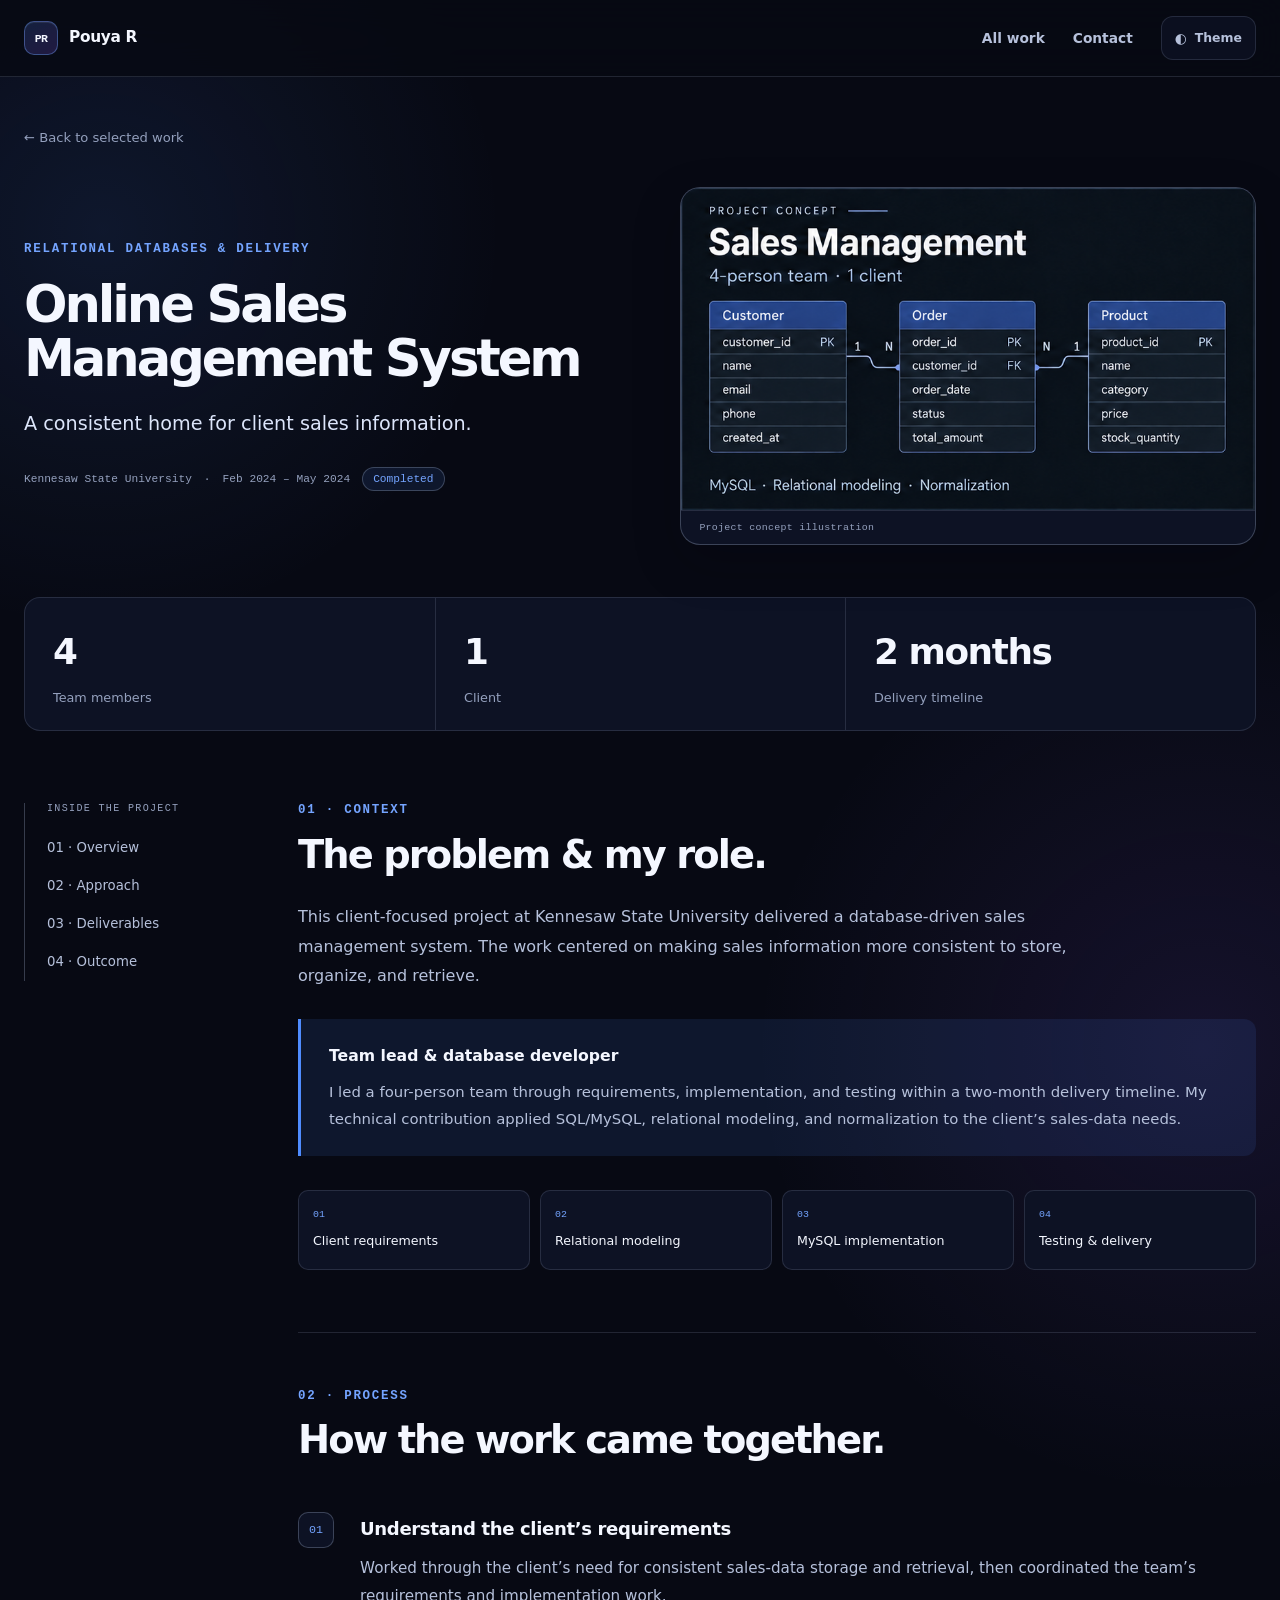
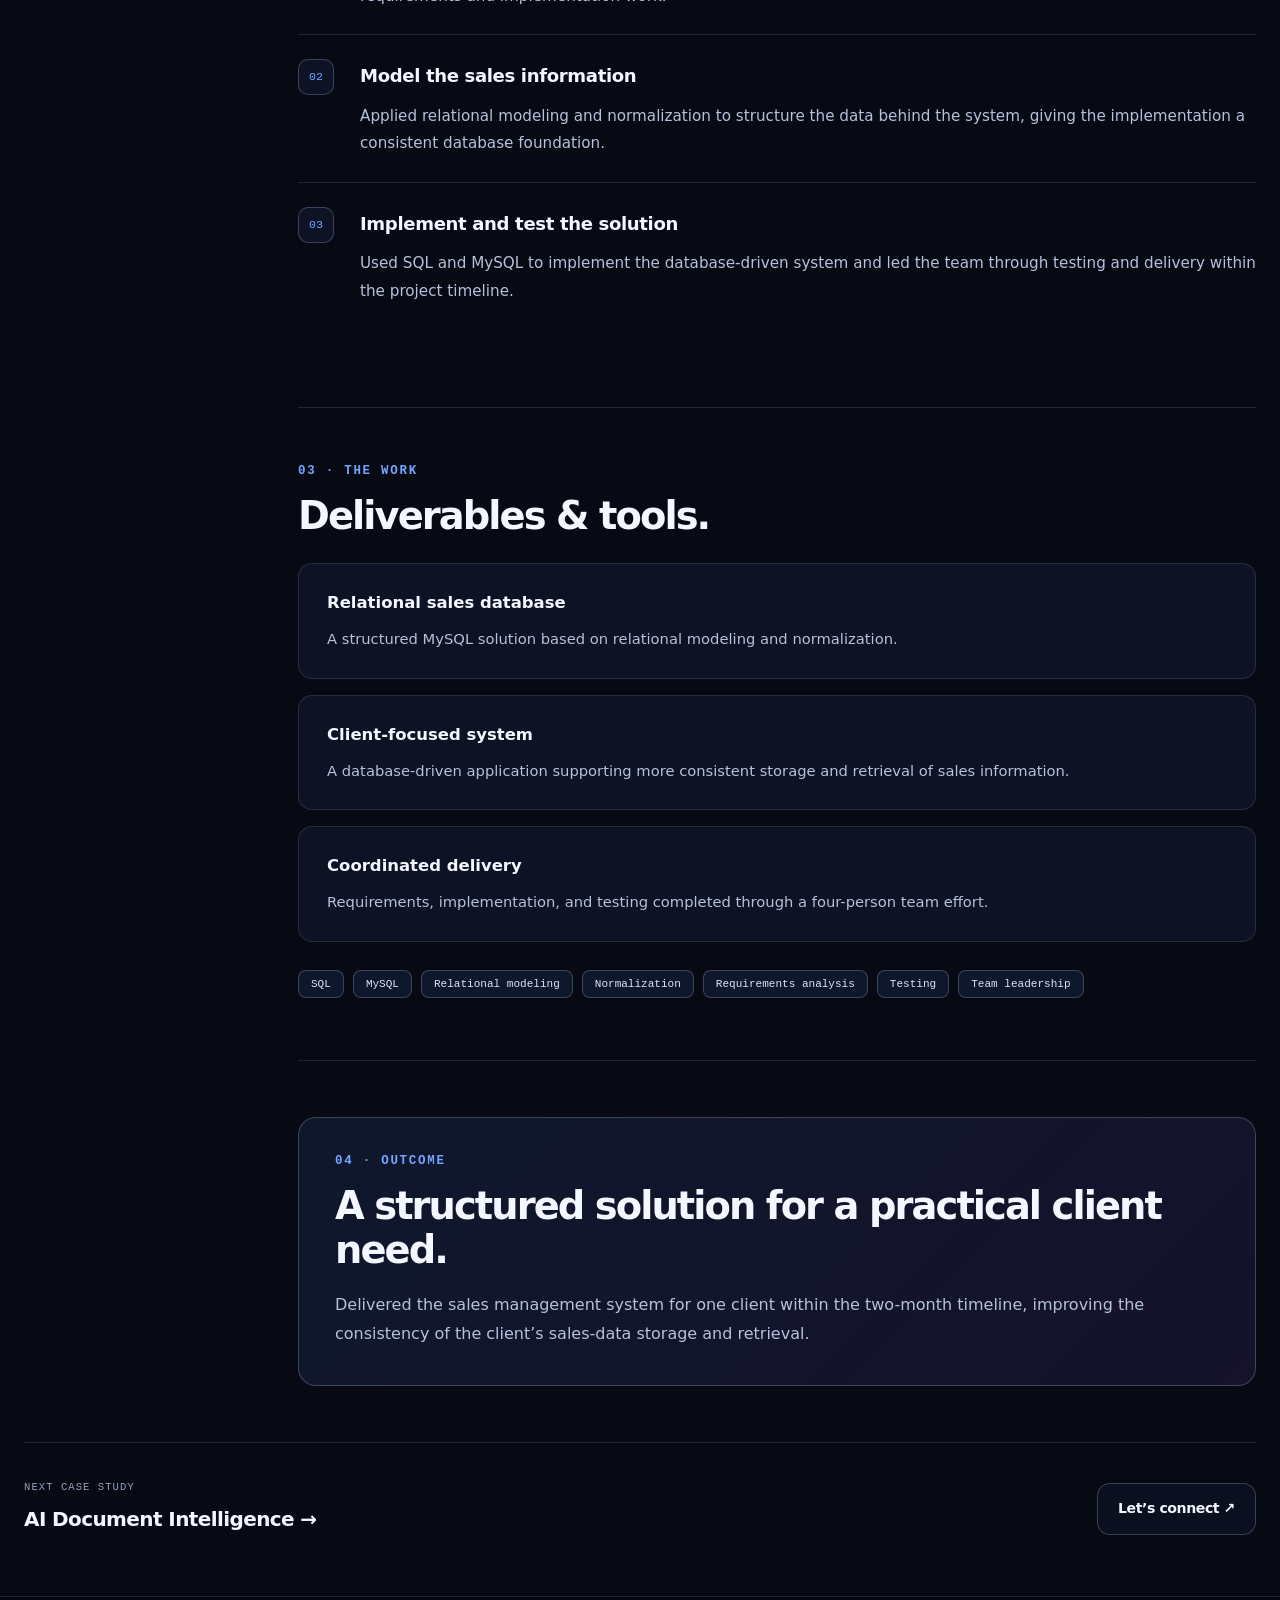
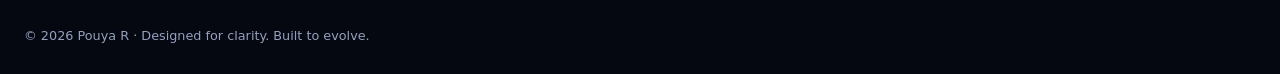
<file: case-study-sales-management.html>
<!doctype html>
<html lang="en" data-theme="dark">
<head><meta charset="utf-8"><meta name="viewport" content="width=device-width,initial-scale=1">
<meta name="description" content="Delivered a database-driven sales management system for one client within a two-month project timeline.">
<title>Online Sales Management System — Pouya R.</title><link rel="icon" href="./favicon.png">
<script>try { document.documentElement.dataset.theme = localStorage.getItem('portfolio-theme') === 'light' ? 'light' : 'dark'; } catch {}</script><link rel="stylesheet" href="./assets/css/styles.css?v=20260917"><link rel="stylesheet" href="./assets/css/case-study.css?v=20260917"><link rel="canonical" href="https://pouyar81.github.io/case-study-sales-management.html"><meta name="theme-color" content="#070913"><meta property="og:title" content="Online Sales Management System — Pouya R."><meta property="og:description" content="Delivered a database-driven sales management system for one client within a two-month project timeline."><meta property="og:type" content="article"><meta property="og:url" content="https://pouyar81.github.io/case-study-sales-management.html"><meta property="og:image" content="https://pouyar81.github.io/og.png"><meta name="twitter:card" content="summary_large_image"></head>
<body class="case-page">
<a class="skip-link" href="#main-content">Skip to main content</a>
<header class="site-header"><nav class="nav case-nav container" aria-label="Primary navigation">
<a class="brand" href="./index.html#home" aria-label="Pouya R, home"><span class="brand-mark" aria-hidden="true">PR</span><span>Pouya R</span></a>
<div class="case-header-links"><a href="./index.html#work">All work</a><a href="./index.html#contact">Contact</a><button class="theme-toggle" type="button" data-theme-toggle aria-label="Switch to light theme"><span aria-hidden="true">◐</span><span class="theme-label">Theme</span></button></div>
</nav></header>
<main class="case-main container" id="main-content">
<a class="case-back" href="./index.html#work">← Back to selected work</a>
<div class="case-hero"><div><p class="eyebrow">Relational databases &amp; delivery</p><h1>Online Sales Management System</h1><p class="case-subtitle">A consistent home for client sales information.</p><div class="case-meta"><span>Kennesaw State University</span><span aria-hidden="true">·</span><span>Feb 2024 – May 2024</span><span class="case-status">Completed</span></div></div>
<figure class="case-art-wrap"><div class="case-art" role="img" aria-label="Online Sales Management System project illustration" style="--art-position:100% 100%"></div><figcaption>Project concept illustration</figcaption></figure></div>
<dl class="case-facts" aria-label="Project at a glance"><div class="case-fact"><dt>Team members</dt><dd>4</dd></div><div class="case-fact"><dt>Client</dt><dd>1</dd></div><div class="case-fact"><dt>Delivery timeline</dt><dd>2 months</dd></div></dl>
<div class="case-content-layout"><nav class="case-toc" aria-label="Case study sections"><p>Inside the project</p><a href="#overview">01 · Overview</a><a href="#approach">02 · Approach</a><a href="#deliverables">03 · Deliverables</a><a href="#outcome">04 · Outcome</a></nav>
<div>
<section class="case-section" id="overview"><p class="eyebrow">01 · Context</p><h2>The problem &amp; my role.</h2><p>This client-focused project at Kennesaw State University delivered a database-driven sales management system. The work centered on making sales information more consistent to store, organize, and retrieve.</p><div class="case-role"><h3>Team lead &amp; database developer</h3><p>I led a four-person team through requirements, implementation, and testing within a two-month delivery timeline. My technical contribution applied SQL/MySQL, relational modeling, and normalization to the client’s sales-data needs.</p></div><ol class="case-flow" aria-label="Project workflow"><li><span>01</span>Client requirements</li><li><span>02</span>Relational modeling</li><li><span>03</span>MySQL implementation</li><li><span>04</span>Testing &amp; delivery</li></ol></section>
<section class="case-section" id="approach"><p class="eyebrow">02 · Process</p><h2>How the work came together.</h2><ol><li class="case-step"><span class="case-step-number" aria-hidden="true">01</span><div><h3>Understand the client’s requirements</h3><p>Worked through the client’s need for consistent sales-data storage and retrieval, then coordinated the team’s requirements and implementation work.</p></div></li><li class="case-step"><span class="case-step-number" aria-hidden="true">02</span><div><h3>Model the sales information</h3><p>Applied relational modeling and normalization to structure the data behind the system, giving the implementation a consistent database foundation.</p></div></li><li class="case-step"><span class="case-step-number" aria-hidden="true">03</span><div><h3>Implement and test the solution</h3><p>Used SQL and MySQL to implement the database-driven system and led the team through testing and delivery within the project timeline.</p></div></li></ol></section>
<section class="case-section" id="deliverables"><p class="eyebrow">03 · The work</p><h2>Deliverables &amp; tools.</h2><div class="case-deliverables"><article class="case-deliverable"><h3>Relational sales database</h3><p>A structured MySQL solution based on relational modeling and normalization.</p></article><article class="case-deliverable"><h3>Client-focused system</h3><p>A database-driven application supporting more consistent storage and retrieval of sales information.</p></article><article class="case-deliverable"><h3>Coordinated delivery</h3><p>Requirements, implementation, and testing completed through a four-person team effort.</p></article></div><ul class="case-stack" aria-label="Tools and methods"><li>SQL</li><li>MySQL</li><li>Relational modeling</li><li>Normalization</li><li>Requirements analysis</li><li>Testing</li><li>Team leadership</li></ul></section>
<section class="case-section case-outcome" id="outcome"><p class="eyebrow">04 · Outcome</p><h2>A structured solution for a practical client need.</h2><p>Delivered the sales management system for one client within the two-month timeline, improving the consistency of the client’s sales-data storage and retrieval.</p></section>
</div></div>
<div class="case-next"><a href="./case-study-pfizer.html"><small>Next case study</small>AI Document Intelligence →</a><a class="button button-secondary" href="./index.html#contact">Let’s connect ↗</a></div>
</main><footer class="case-footer"><div class="container">© 2026 Pouya R · Designed for clarity. Built to evolve.</div></footer>

<script>const toggle=document.querySelector('[data-theme-toggle]');const sync=()=>toggle.setAttribute('aria-label',`Switch to ${document.documentElement.dataset.theme==='dark'?'light':'dark'} theme`);sync();toggle.addEventListener('click',()=>{const next=document.documentElement.dataset.theme==='dark'?'light':'dark';document.documentElement.dataset.theme=next;try{localStorage.setItem('portfolio-theme',next)}catch{}sync();});</script></body></html>
</file>
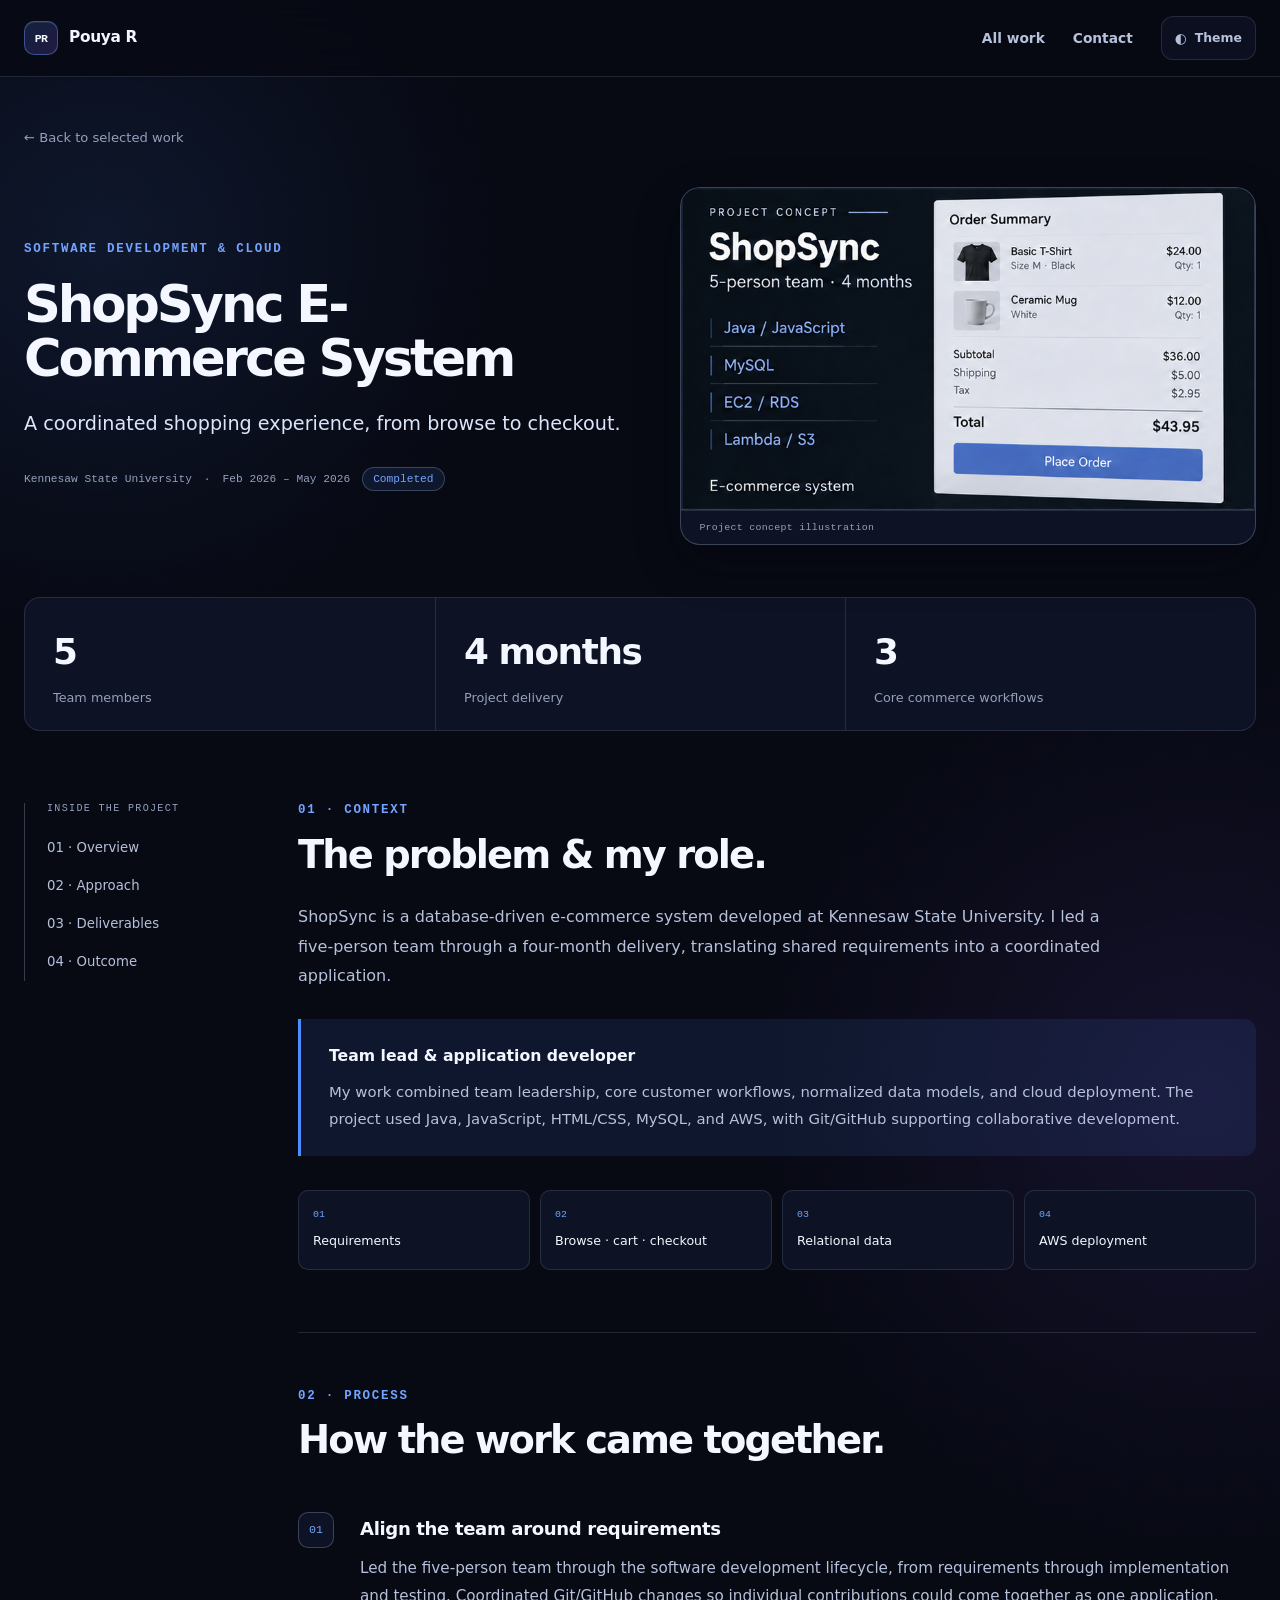
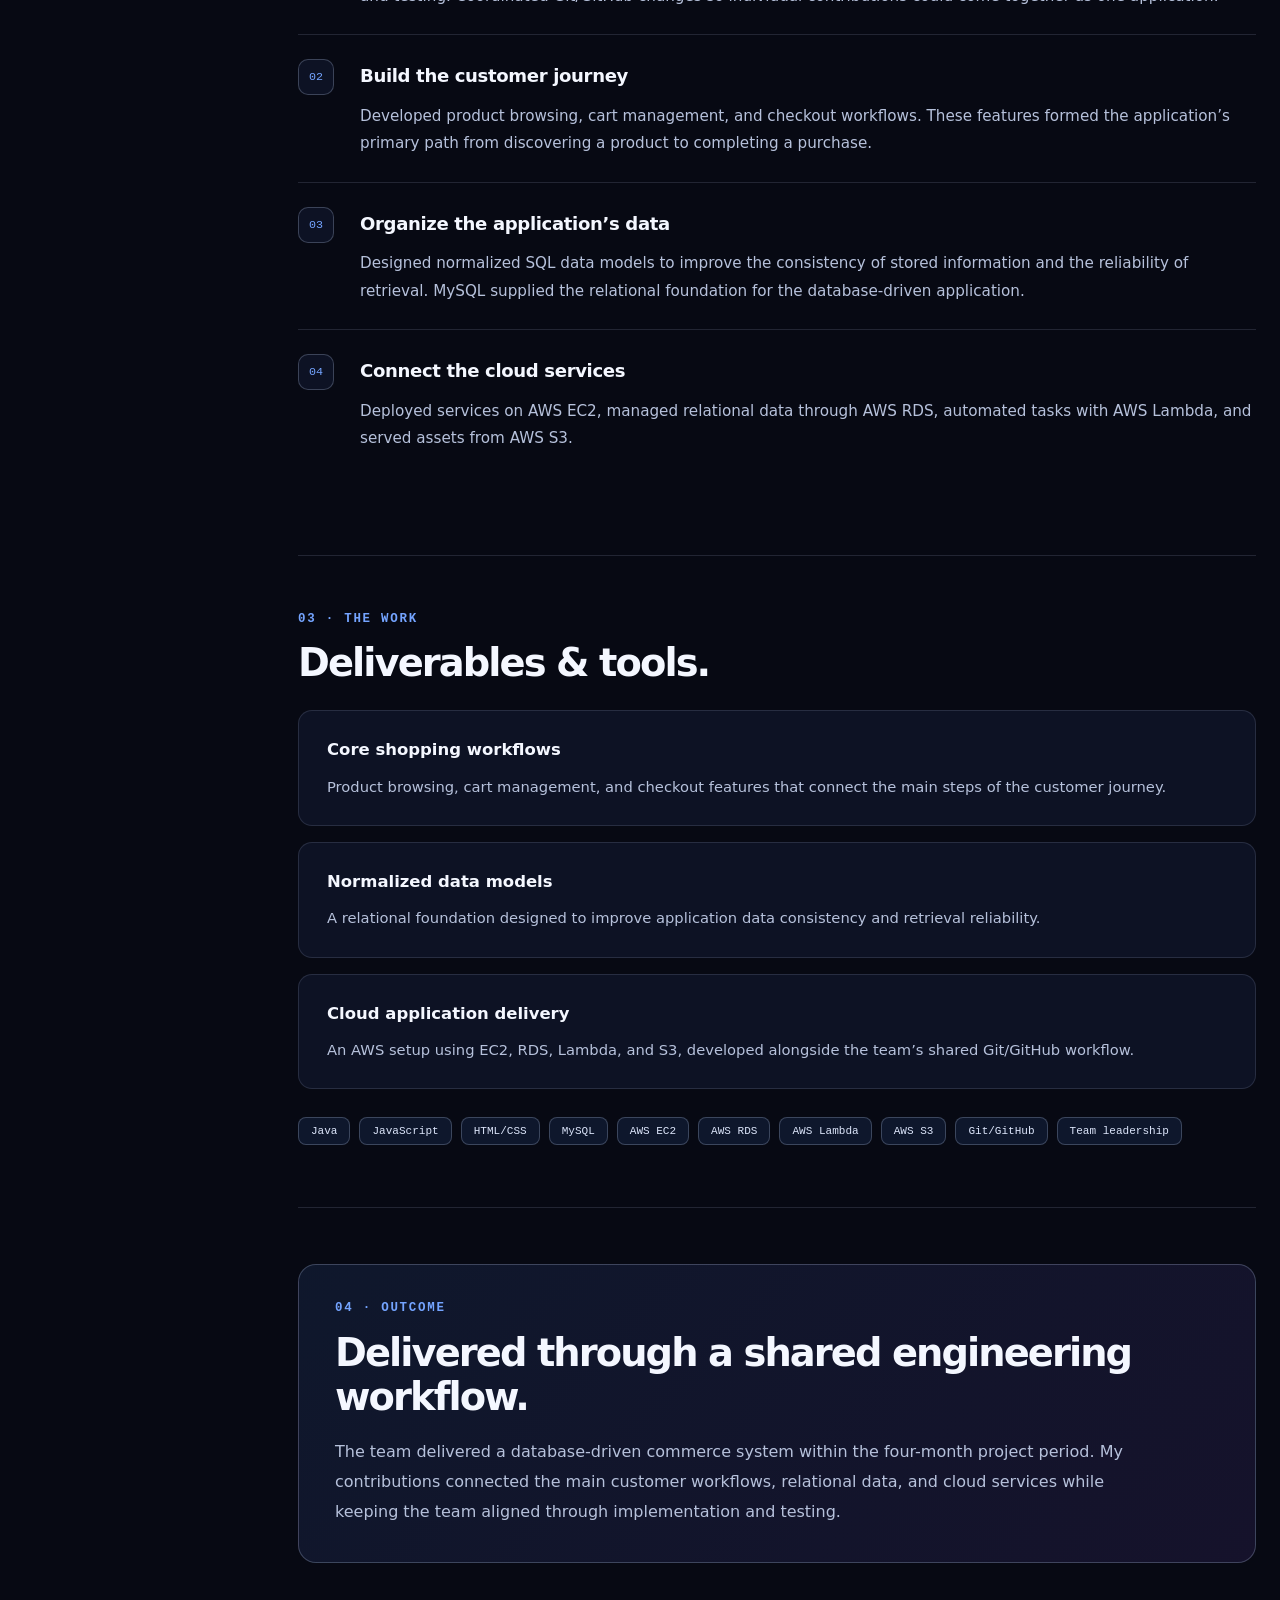
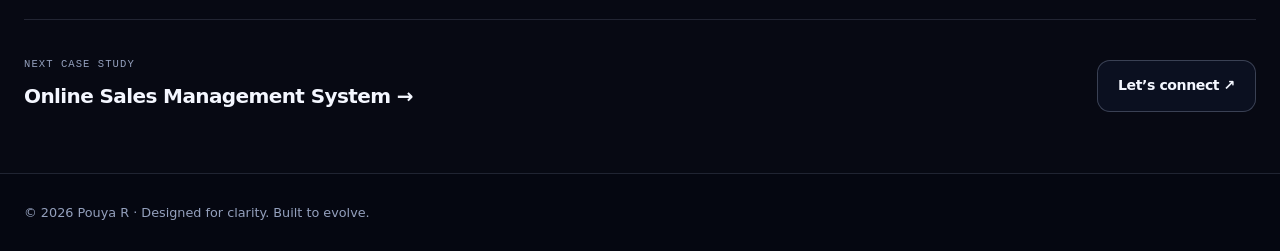
<file: case-study-shopsync.html>
<!doctype html>
<html lang="en" data-theme="dark">
<head><meta charset="utf-8"><meta name="viewport" content="width=device-width,initial-scale=1">
<meta name="description" content="Led a five-person team to deliver a database-driven e-commerce system in four months, from requirements through implementation and testing.">
<title>ShopSync E-Commerce System — Pouya R.</title><link rel="icon" href="./favicon.png">
<script>try { document.documentElement.dataset.theme = localStorage.getItem('portfolio-theme') === 'light' ? 'light' : 'dark'; } catch {}</script><link rel="stylesheet" href="./assets/css/styles.css?v=20260917"><link rel="stylesheet" href="./assets/css/case-study.css?v=20260917"><link rel="canonical" href="https://pouyar81.github.io/case-study-shopsync.html"><meta name="theme-color" content="#070913"><meta property="og:title" content="ShopSync E-Commerce System — Pouya R."><meta property="og:description" content="Led a five-person team to deliver a database-driven e-commerce system in four months, from requirements through implementation and testing."><meta property="og:type" content="article"><meta property="og:url" content="https://pouyar81.github.io/case-study-shopsync.html"><meta property="og:image" content="https://pouyar81.github.io/og.png"><meta name="twitter:card" content="summary_large_image"></head>
<body class="case-page">
<a class="skip-link" href="#main-content">Skip to main content</a>
<header class="site-header"><nav class="nav case-nav container" aria-label="Primary navigation">
<a class="brand" href="./index.html#home" aria-label="Pouya R, home"><span class="brand-mark" aria-hidden="true">PR</span><span>Pouya R</span></a>
<div class="case-header-links"><a href="./index.html#work">All work</a><a href="./index.html#contact">Contact</a><button class="theme-toggle" type="button" data-theme-toggle aria-label="Switch to light theme"><span aria-hidden="true">◐</span><span class="theme-label">Theme</span></button></div>
</nav></header>
<main class="case-main container" id="main-content">
<a class="case-back" href="./index.html#work">← Back to selected work</a>
<div class="case-hero"><div><p class="eyebrow">Software development &amp; cloud</p><h1>ShopSync E-Commerce System</h1><p class="case-subtitle">A coordinated shopping experience, from browse to checkout.</p><div class="case-meta"><span>Kennesaw State University</span><span aria-hidden="true">·</span><span>Feb 2026 – May 2026</span><span class="case-status">Completed</span></div></div>
<figure class="case-art-wrap"><div class="case-art" role="img" aria-label="ShopSync E-Commerce System project illustration" style="--art-position:0% 0%"></div><figcaption>Project concept illustration</figcaption></figure></div>
<dl class="case-facts" aria-label="Project at a glance"><div class="case-fact"><dt>Team members</dt><dd>5</dd></div><div class="case-fact"><dt>Project delivery</dt><dd>4 months</dd></div><div class="case-fact"><dt>Core commerce workflows</dt><dd>3</dd></div></dl>
<div class="case-content-layout"><nav class="case-toc" aria-label="Case study sections"><p>Inside the project</p><a href="#overview">01 · Overview</a><a href="#approach">02 · Approach</a><a href="#deliverables">03 · Deliverables</a><a href="#outcome">04 · Outcome</a></nav>
<div>
<section class="case-section" id="overview"><p class="eyebrow">01 · Context</p><h2>The problem &amp; my role.</h2><p>ShopSync is a database-driven e-commerce system developed at Kennesaw State University. I led a five-person team through a four-month delivery, translating shared requirements into a coordinated application.</p><div class="case-role"><h3>Team lead &amp; application developer</h3><p>My work combined team leadership, core customer workflows, normalized data models, and cloud deployment. The project used Java, JavaScript, HTML/CSS, MySQL, and AWS, with Git/GitHub supporting collaborative development.</p></div><ol class="case-flow" aria-label="Project workflow"><li><span>01</span>Requirements</li><li><span>02</span>Browse · cart · checkout</li><li><span>03</span>Relational data</li><li><span>04</span>AWS deployment</li></ol></section>
<section class="case-section" id="approach"><p class="eyebrow">02 · Process</p><h2>How the work came together.</h2><ol><li class="case-step"><span class="case-step-number" aria-hidden="true">01</span><div><h3>Align the team around requirements</h3><p>Led the five-person team through the software development lifecycle, from requirements through implementation and testing. Coordinated Git/GitHub changes so individual contributions could come together as one application.</p></div></li><li class="case-step"><span class="case-step-number" aria-hidden="true">02</span><div><h3>Build the customer journey</h3><p>Developed product browsing, cart management, and checkout workflows. These features formed the application’s primary path from discovering a product to completing a purchase.</p></div></li><li class="case-step"><span class="case-step-number" aria-hidden="true">03</span><div><h3>Organize the application’s data</h3><p>Designed normalized SQL data models to improve the consistency of stored information and the reliability of retrieval. MySQL supplied the relational foundation for the database-driven application.</p></div></li><li class="case-step"><span class="case-step-number" aria-hidden="true">04</span><div><h3>Connect the cloud services</h3><p>Deployed services on AWS EC2, managed relational data through AWS RDS, automated tasks with AWS Lambda, and served assets from AWS S3.</p></div></li></ol></section>
<section class="case-section" id="deliverables"><p class="eyebrow">03 · The work</p><h2>Deliverables &amp; tools.</h2><div class="case-deliverables"><article class="case-deliverable"><h3>Core shopping workflows</h3><p>Product browsing, cart management, and checkout features that connect the main steps of the customer journey.</p></article><article class="case-deliverable"><h3>Normalized data models</h3><p>A relational foundation designed to improve application data consistency and retrieval reliability.</p></article><article class="case-deliverable"><h3>Cloud application delivery</h3><p>An AWS setup using EC2, RDS, Lambda, and S3, developed alongside the team’s shared Git/GitHub workflow.</p></article></div><ul class="case-stack" aria-label="Tools and methods"><li>Java</li><li>JavaScript</li><li>HTML/CSS</li><li>MySQL</li><li>AWS EC2</li><li>AWS RDS</li><li>AWS Lambda</li><li>AWS S3</li><li>Git/GitHub</li><li>Team leadership</li></ul></section>
<section class="case-section case-outcome" id="outcome"><p class="eyebrow">04 · Outcome</p><h2>Delivered through a shared engineering workflow.</h2><p>The team delivered a database-driven commerce system within the four-month project period. My contributions connected the main customer workflows, relational data, and cloud services while keeping the team aligned through implementation and testing.</p></section>
</div></div>
<div class="case-next"><a href="./case-study-sales-management.html"><small>Next case study</small>Online Sales Management System →</a><a class="button button-secondary" href="./index.html#contact">Let’s connect ↗</a></div>
</main><footer class="case-footer"><div class="container">© 2026 Pouya R · Designed for clarity. Built to evolve.</div></footer>

<script>const toggle=document.querySelector('[data-theme-toggle]');const sync=()=>toggle.setAttribute('aria-label',`Switch to ${document.documentElement.dataset.theme==='dark'?'light':'dark'} theme`);sync();toggle.addEventListener('click',()=>{const next=document.documentElement.dataset.theme==='dark'?'light':'dark';document.documentElement.dataset.theme=next;try{localStorage.setItem('portfolio-theme',next)}catch{}sync();});</script></body></html>
</file>
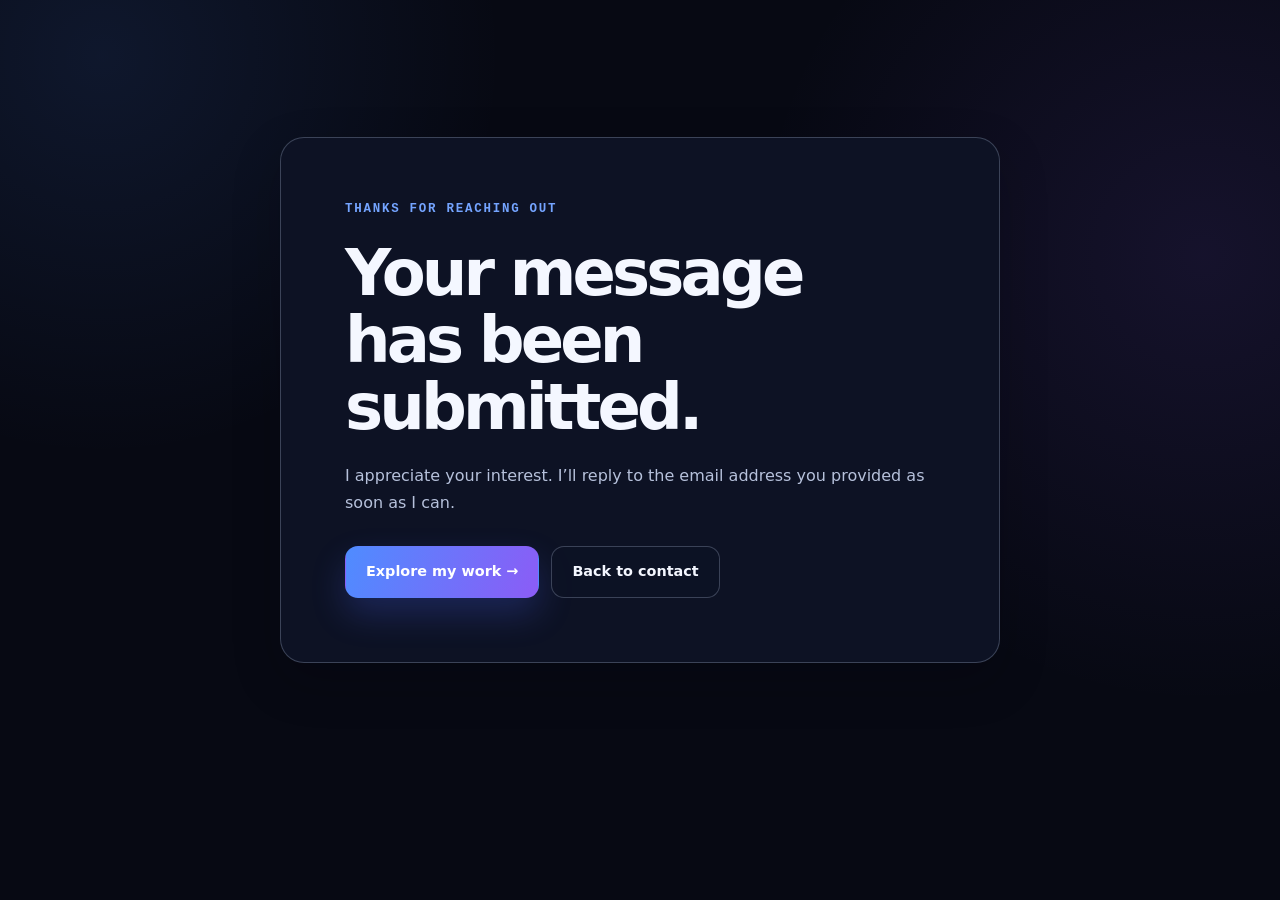
<file: thanks.html>
<!doctype html>
<html lang="en" data-theme="dark"><head><meta charset="utf-8"><meta name="viewport" content="width=device-width,initial-scale=1"><meta name="robots" content="noindex"><title>Message submitted — Pouya R.</title><link rel="icon" href="./favicon.png"><script>try{document.documentElement.dataset.theme=localStorage.getItem('portfolio-theme')==='light'?'light':'dark';}catch{}</script><link rel="stylesheet" href="./assets/css/styles.css?v=20260917"></head>
<body><main class="thanks-main container"><div class="thanks-card"><p class="eyebrow">Thanks for reaching out</p><h1>Your message has been submitted.</h1><p>I appreciate your interest. I’ll reply to the email address you provided as soon as I can.</p><div class="thanks-actions"><a class="button button-primary" href="./index.html#work">Explore my work →</a><a class="button button-secondary" href="./index.html#contact">Back to contact</a></div></div></main></body></html>
</file>
<file: assets/css/styles.css>
:root {
  color-scheme: dark;
  --bg: #070913;
  --bg-deep: #050711;
  --surface: #0d1224;
  --surface-2: #121a32;
  --surface-glass: rgba(13, 18, 36, 0.78);
  --surface-glass-strong: rgba(18, 26, 50, 0.92);
  --text: #f4f7ff;
  --text-soft: #dce5fa;
  --muted: #94a0bd;
  --muted-strong: #b6c1db;
  --line: rgba(148, 160, 189, 0.19);
  --line-strong: rgba(148, 160, 189, 0.34);
  --blue: #4f8cff;
  --blue-bright: #74a4ff;
  --violet: #8b5cf6;
  --violet-soft: #a98bff;
  --header: rgba(7, 9, 19, 0.78);
  --blue-wash: rgba(79, 140, 255, 0.11);
  --violet-wash: rgba(139, 92, 246, 0.11);
  --shadow: 0 24px 70px rgba(1, 3, 12, 0.36);
  --shadow-soft: 0 18px 48px rgba(1, 3, 12, 0.22);
  --radius-lg: 28px;
  --radius-md: 20px;
  --radius-sm: 14px;
  --container: 1240px;
  --header-height: 76px;
  --sans: Inter, ui-sans-serif, system-ui, -apple-system, BlinkMacSystemFont, "Segoe UI",
    sans-serif;
  --mono: "SFMono-Regular", Consolas, "Liberation Mono", Menlo, monospace;
}

[data-theme="light"] {
  color-scheme: light;
  --bg: #f5f7ff;
  --bg-deep: #edf1fb;
  --surface: #ffffff;
  --surface-2: #eaf0ff;
  --surface-glass: rgba(255, 255, 255, 0.82);
  --surface-glass-strong: rgba(255, 255, 255, 0.94);
  --text: #10162a;
  --text-soft: #25304d;
  --muted: #56627e;
  --muted-strong: #3f4d6c;
  --line: rgba(45, 62, 102, 0.15);
  --line-strong: rgba(45, 62, 102, 0.27);
  --header: rgba(245, 247, 255, 0.83);
  --blue-wash: rgba(79, 140, 255, 0.1);
  --violet-wash: rgba(139, 92, 246, 0.09);
  --shadow: 0 24px 70px rgba(36, 52, 91, 0.14);
  --shadow-soft: 0 18px 48px rgba(36, 52, 91, 0.1);
}

*,
*::before,
*::after {
  box-sizing: border-box;
}

html {
  scroll-behavior: smooth;
  scroll-padding-top: calc(var(--header-height) + 24px);
  background: var(--bg);
}

body {
  min-width: 320px;
  margin: 0;
  overflow-x: clip;
  background:
    radial-gradient(circle at 8% 7%, var(--blue-wash), transparent 25rem),
    radial-gradient(circle at 94% 32%, var(--violet-wash), transparent 28rem),
    var(--bg);
  color: var(--text);
  font-family: var(--sans);
  font-size: 1rem;
  line-height: 1.65;
  text-rendering: optimizeLegibility;
  -webkit-font-smoothing: antialiased;
  transition:
    background-color 220ms ease,
    color 220ms ease;
}

button,
a,
summary {
  -webkit-tap-highlight-color: transparent;
}

button,
input,
textarea,
select {
  font: inherit;
}

button {
  color: inherit;
}

a {
  color: inherit;
  text-decoration: none;
}

img {
  display: block;
  max-width: 100%;
}

p,
h1,
h2,
h3,
dl,
dd {
  margin: 0;
}

ul {
  margin: 0;
  padding: 0;
  list-style: none;
}

::selection {
  background: rgba(79, 140, 255, 0.34);
  color: var(--text);
}

:focus-visible {
  outline: 3px solid var(--blue-bright);
  outline-offset: 4px;
}

.container {
  width: min(calc(100% - 48px), var(--container));
  margin-inline: auto;
}

.skip-link {
  position: fixed;
  z-index: 1000;
  top: 12px;
  left: 16px;
  transform: translateY(-160%);
  border: 1px solid var(--blue);
  border-radius: 10px;
  background: var(--surface);
  color: var(--text);
  padding: 10px 16px;
  font-weight: 700;
}

.skip-link:focus {
  transform: translateY(0);
}

.eyebrow {
  display: flex;
  align-items: center;
  gap: 10px;
  color: var(--blue-bright);
  font-family: var(--mono);
  font-size: 0.78rem;
  font-weight: 700;
  letter-spacing: 0.14em;
  line-height: 1.25;
  text-transform: uppercase;
}

.eyebrow-dot {
  width: 7px;
  height: 7px;
  border-radius: 50%;
  background: linear-gradient(135deg, var(--blue), var(--violet));
  box-shadow: 0 0 18px rgba(79, 140, 255, 0.65);
}

.site-header {
  position: fixed;
  z-index: 100;
  top: 0;
  right: 0;
  left: 0;
  min-height: var(--header-height);
  border-bottom: 1px solid var(--line);
  background: var(--header);
  -webkit-backdrop-filter: blur(18px);
  backdrop-filter: blur(18px);
}

.nav {
  position: relative;
  display: flex;
  min-height: var(--header-height);
  align-items: center;
  justify-content: space-between;
  gap: 32px;
}

.brand {
  display: inline-flex;
  min-height: 44px;
  align-items: center;
  gap: 11px;
  color: var(--text);
  font-size: 0.96rem;
  font-weight: 780;
  letter-spacing: -0.02em;
}

.brand-mark {
  display: grid;
  width: 34px;
  height: 34px;
  place-items: center;
  border: 1px solid rgba(116, 164, 255, 0.4);
  border-radius: 10px;
  background: linear-gradient(145deg, rgba(79, 140, 255, 0.18), rgba(139, 92, 246, 0.2));
  box-shadow: inset 0 1px rgba(255, 255, 255, 0.08);
  color: var(--text);
  font-family: var(--mono);
  font-size: 0.72rem;
  letter-spacing: -0.06em;
}

.nav-links {
  display: flex;
  align-items: center;
  gap: 6px;
}

.nav-links a {
  position: relative;
  display: inline-flex;
  min-height: 44px;
  align-items: center;
  border-radius: 10px;
  color: var(--muted-strong);
  padding: 0 13px;
  font-size: 0.88rem;
  font-weight: 650;
  transition:
    background-color 180ms ease,
    color 180ms ease,
    transform 180ms ease;
}

.nav-links a::after {
  position: absolute;
  right: 13px;
  bottom: 6px;
  left: 13px;
  height: 2px;
  transform: scaleX(0);
  border-radius: 4px;
  background: linear-gradient(90deg, var(--blue), var(--violet));
  content: "";
  transition: transform 180ms ease;
}

.nav-links a:hover,
.nav-links a[aria-current="page"] {
  background: var(--blue-wash);
  color: var(--text);
}

.nav-links a[aria-current="page"]::after {
  transform: scaleX(1);
}

.nav-links .nav-resume {
  margin-left: 5px;
  border: 1px solid var(--line-strong);
  background: var(--surface-glass);
}

.nav-links .nav-resume::after {
  display: none;
}

.nav-actions {
  display: flex;
  align-items: center;
  gap: 8px;
}

.theme-toggle,
.menu-toggle {
  display: inline-flex;
  min-width: 44px;
  min-height: 44px;
  align-items: center;
  justify-content: center;
  border: 1px solid var(--line);
  border-radius: 12px;
  background: var(--surface-glass);
  cursor: pointer;
  transition:
    border-color 180ms ease,
    background-color 180ms ease,
    transform 180ms ease;
}

.theme-toggle {
  gap: 8px;
  padding: 0 13px;
}

.theme-toggle:hover,
.menu-toggle:hover {
  transform: translateY(-1px);
  border-color: rgba(116, 164, 255, 0.5);
  background: var(--blue-wash);
}

.theme-icon {
  display: grid;
  width: 20px;
  place-items: center;
  color: var(--blue-bright);
  font-size: 1.18rem;
}

.theme-label {
  font-size: 0.78rem;
  font-weight: 700;
}

.menu-toggle {
  display: none;
  flex-direction: column;
  gap: 4px;
}

.menu-toggle span {
  display: block;
  width: 18px;
  height: 2px;
  border-radius: 4px;
  background: currentColor;
  transition:
    transform 180ms ease,
    opacity 180ms ease;
}

.menu-toggle[aria-expanded="true"] span:first-child {
  transform: translateY(6px) rotate(45deg);
}

.menu-toggle[aria-expanded="true"] span:nth-child(2) {
  opacity: 0;
}

.menu-toggle[aria-expanded="true"] span:last-child {
  transform: translateY(-6px) rotate(-45deg);
}

.hero {
  position: relative;
  min-height: 100svh;
  overflow: hidden;
  padding-top: var(--header-height);
}

.hero::before {
  position: absolute;
  top: 18%;
  left: 50%;
  width: 1px;
  height: 44%;
  background: linear-gradient(transparent, var(--line-strong), transparent);
  content: "";
  opacity: 0.7;
}

.hero-grid {
  display: grid;
  min-height: calc(100svh - var(--header-height) - 58px);
  align-items: center;
  gap: clamp(36px, 5vw, 88px);
  grid-template-columns: minmax(0, 1.04fr) minmax(410px, 0.96fr);
  padding-top: clamp(70px, 8vw, 126px);
  padding-bottom: clamp(72px, 8vw, 120px);
}

.hero-copy {
  position: relative;
  z-index: 2;
}

.hero h1 {
  max-width: 790px;
  margin-top: 22px;
  font-size: clamp(3.65rem, 6.1vw, 6.75rem);
  font-weight: 760;
  letter-spacing: -0.078em;
  line-height: 0.94;
  text-wrap: balance;
}

.gradient-text {
  display: block;
  background: linear-gradient(100deg, var(--blue-bright) 4%, var(--violet-soft) 88%);
  -webkit-background-clip: text;
  background-clip: text;
  color: transparent;
}

.hero-intro {
  max-width: 680px;
  margin-top: 30px;
  color: var(--muted-strong);
  font-size: clamp(1.02rem, 1.4vw, 1.15rem);
  line-height: 1.75;
}

.role-line {
  display: grid;
  width: min(100%, 470px);
  min-height: 60px;
  margin-top: 25px;
  align-items: center;
  border-top: 1px solid var(--line);
  border-bottom: 1px solid var(--line);
  grid-template-columns: 118px minmax(0, 1fr);
}

.role-line > span {
  color: var(--muted);
  font-family: var(--mono);
  font-size: 0.72rem;
  letter-spacing: 0.1em;
  text-transform: uppercase;
}

.role-line strong {
  position: relative;
  min-width: 0;
  transform: translateY(0);
  color: var(--text);
  font-size: 1rem;
  transition:
    transform 240ms ease,
    opacity 240ms ease;
}

.role-line strong::before {
  display: inline-block;
  width: 7px;
  height: 7px;
  margin-right: 10px;
  border-radius: 50%;
  background: var(--blue);
  box-shadow: 0 0 14px rgba(79, 140, 255, 0.7);
  content: "";
}

.role-line strong.is-changing {
  transform: translateY(7px);
  opacity: 0;
}

.hero-actions {
  display: flex;
  flex-wrap: wrap;
  gap: 12px;
  margin-top: 30px;
}

.button {
  display: inline-flex;
  min-height: 52px;
  align-items: center;
  justify-content: center;
  gap: 12px;
  border: 1px solid transparent;
  border-radius: 13px;
  padding: 0 20px;
  font-size: 0.9rem;
  font-weight: 760;
  transition:
    transform 180ms ease,
    border-color 180ms ease,
    background-color 180ms ease,
    box-shadow 180ms ease;
}

.button:hover {
  transform: translateY(-2px);
}

.button-primary {
  background: linear-gradient(110deg, var(--blue), var(--violet));
  box-shadow: 0 16px 34px rgba(79, 102, 255, 0.23);
  color: #ffffff;
}

.button-primary:hover {
  box-shadow: 0 20px 42px rgba(79, 102, 255, 0.32);
}

.button-secondary {
  border-color: var(--line-strong);
  background: var(--surface-glass);
  color: var(--text);
}

.button-secondary:hover {
  border-color: rgba(116, 164, 255, 0.54);
  background: var(--blue-wash);
}

.hero-facts {
  display: grid;
  max-width: 680px;
  margin-top: 42px;
  gap: 20px;
  grid-template-columns: repeat(3, 1fr);
}

.hero-facts div {
  min-width: 0;
}

.hero-facts dt {
  margin-bottom: 4px;
  color: var(--muted);
  font-family: var(--mono);
  font-size: 0.67rem;
  letter-spacing: 0.1em;
  text-transform: uppercase;
}

.hero-facts dd {
  color: var(--text-soft);
  font-size: 0.82rem;
  font-weight: 660;
}

.hero-stage {
  position: relative;
  width: 100%;
  min-height: 600px;
  isolation: isolate;
  perspective: 1000px;
}

.hero-stage::before {
  position: absolute;
  z-index: -2;
  inset: 8% 4% 4% 8%;
  border: 1px solid var(--line);
  border-radius: 48% 52% 44% 56%;
  background-image:
    linear-gradient(var(--line) 1px, transparent 1px),
    linear-gradient(90deg, var(--line) 1px, transparent 1px);
  background-size: 44px 44px;
  content: "";
  mask-image: radial-gradient(circle, #000 12%, transparent 70%);
  opacity: 0.48;
}

.stage-glow {
  position: absolute;
  z-index: -1;
  border-radius: 50%;
  filter: blur(45px);
  opacity: 0.36;
}

.stage-glow-one {
  top: 14%;
  right: 12%;
  width: 240px;
  height: 240px;
  background: rgba(79, 140, 255, 0.62);
}

.stage-glow-two {
  bottom: 10%;
  left: 12%;
  width: 210px;
  height: 210px;
  background: rgba(139, 92, 246, 0.48);
}

.glass-panel {
  position: absolute;
  border: 1px solid var(--line-strong);
  background: var(--surface-glass-strong);
  box-shadow: var(--shadow);
  -webkit-backdrop-filter: blur(18px);
  backdrop-filter: blur(18px);
  transition: transform 280ms cubic-bezier(0.2, 0.8, 0.2, 1);
}

.system-panel {
  top: 10%;
  right: 1%;
  width: min(94%, 440px);
  transform: translate(var(--pointer-x, 0), var(--pointer-y, 0)) rotate(1.8deg);
  border-radius: 22px;
  animation: panel-float 7s ease-in-out infinite alternate;
}

.panel-bar,
.data-heading,
.visual-label {
  display: flex;
  align-items: center;
  justify-content: space-between;
  color: var(--muted);
  font-family: var(--mono);
  font-size: 0.64rem;
  letter-spacing: 0.08em;
  text-transform: uppercase;
}

.panel-bar {
  min-height: 46px;
  border-bottom: 1px solid var(--line);
  padding: 0 16px;
}

.panel-dots {
  display: flex;
  gap: 5px;
}

.panel-dots i {
  width: 6px;
  height: 6px;
  border-radius: 50%;
  background: var(--muted);
  opacity: 0.45;
}

.system-code {
  padding: 27px 24px 25px;
  color: var(--text-soft);
  font-family: var(--mono);
  font-size: clamp(0.73rem, 1vw, 0.84rem);
  line-height: 1.9;
}

.system-code p {
  overflow: hidden;
  text-overflow: ellipsis;
  white-space: nowrap;
}

.system-code .indent {
  padding-left: 22px;
}

.code-key {
  color: var(--violet-soft);
}

.code-label {
  color: var(--blue-bright);
}

.system-footer {
  display: grid;
  min-height: 44px;
  align-items: center;
  border-top: 1px solid var(--line);
  color: var(--muted);
  font-family: var(--mono);
  font-size: 0.65rem;
  grid-template-columns: auto 1fr;
  gap: 18px;
  padding: 0 16px;
  text-transform: uppercase;
}

.pulse-line {
  position: relative;
  height: 1px;
  overflow: hidden;
  background: var(--line);
}

.pulse-line::after {
  position: absolute;
  inset: 0 auto 0 0;
  width: 34%;
  background: linear-gradient(90deg, transparent, var(--blue), transparent);
  content: "";
  animation: line-scan 3.8s ease-in-out infinite;
}

.data-panel {
  right: 13%;
  bottom: 13%;
  width: min(78%, 360px);
  transform: translate(var(--pointer-x, 0), var(--pointer-y, 0)) rotate(-2.8deg);
  border-radius: 20px;
  padding: 19px;
  animation: panel-float-reverse 8s ease-in-out infinite alternate;
}

.data-flow {
  display: grid;
  margin-top: 25px;
  align-items: center;
  color: var(--text-soft);
  font-family: var(--mono);
  font-size: 0.66rem;
  grid-template-columns: auto 1fr auto 1fr auto;
}

.data-flow i {
  position: relative;
  height: 1px;
  margin: 0 7px;
  background: linear-gradient(90deg, var(--blue), var(--violet));
}

.data-flow i::after {
  position: absolute;
  top: -2px;
  right: -1px;
  border-width: 2.5px 0 2.5px 4px;
  border-style: solid;
  border-color: transparent transparent transparent var(--violet);
  content: "";
}

.data-bars {
  display: grid;
  height: 54px;
  margin-top: 23px;
  align-items: end;
  gap: 6px;
  grid-template-columns: repeat(3, 1fr);
}

.data-bars i {
  height: var(--size);
  border: 1px solid rgba(116, 164, 255, 0.35);
  border-radius: 5px 5px 2px 2px;
  background: linear-gradient(180deg, rgba(79, 140, 255, 0.58), rgba(139, 92, 246, 0.17));
}

.opportunity-card {
  bottom: 4%;
  left: 1%;
  display: flex;
  width: min(67%, 310px);
  min-height: 90px;
  transform: translate(var(--pointer-x, 0), var(--pointer-y, 0)) rotate(2.4deg);
  align-items: center;
  gap: 14px;
  border-radius: 18px;
  padding: 18px;
}

.opportunity-signal {
  flex: 0 0 auto;
  width: 12px;
  height: 12px;
  border: 3px solid rgba(116, 164, 255, 0.3);
  border-radius: 50%;
  background: var(--blue-bright);
  box-shadow: 0 0 22px rgba(79, 140, 255, 0.7);
}

.opportunity-card div {
  display: grid;
  gap: 2px;
}

.opportunity-card span {
  color: var(--muted);
  font-family: var(--mono);
  font-size: 0.62rem;
  letter-spacing: 0.08em;
  text-transform: uppercase;
}

.opportunity-card strong {
  color: var(--text-soft);
  font-size: 0.75rem;
  line-height: 1.4;
}

.tech-chip {
  position: absolute;
  display: grid;
  min-width: 70px;
  min-height: 36px;
  transform: translate(var(--pointer-x, 0), var(--pointer-y, 0));
  place-items: center;
  border: 1px solid var(--line-strong);
  border-radius: 999px;
  background: var(--surface-glass);
  box-shadow: var(--shadow-soft);
  color: var(--text-soft);
  font-family: var(--mono);
  font-size: 0.67rem;
  font-weight: 700;
  transition: transform 280ms cubic-bezier(0.2, 0.8, 0.2, 1);
}

.chip-python {
  top: 2%;
  left: 10%;
}

.chip-sql {
  top: 46%;
  left: 0;
}

.chip-java {
  top: 47%;
  right: -1%;
}

.hero-rail {
  overflow: hidden;
  border-top: 1px solid var(--line);
  border-bottom: 1px solid var(--line);
  background: var(--surface-glass);
}

.hero-rail div {
  display: flex;
  width: max-content;
  min-height: 58px;
  align-items: center;
  animation: rail-move 30s linear infinite;
}

.hero-rail span {
  color: var(--muted);
  font-family: var(--mono);
  font-size: 0.65rem;
  font-weight: 700;
  letter-spacing: 0.17em;
  white-space: nowrap;
}

.hero-rail i {
  width: 5px;
  height: 5px;
  margin: 0 30px;
  border-radius: 50%;
  background: linear-gradient(135deg, var(--blue), var(--violet));
}

.section {
  position: relative;
  padding-block: clamp(90px, 10vw, 154px);
}

.section-heading {
  display: grid;
  align-items: end;
  gap: clamp(32px, 8vw, 130px);
  grid-template-columns: minmax(0, 1.2fr) minmax(280px, 0.8fr);
  margin-bottom: clamp(48px, 6vw, 76px);
}

.section-heading h2,
.about-copy h2,
.contact-heading h2 {
  max-width: 760px;
  margin-top: 16px;
  font-size: clamp(2.45rem, 4.6vw, 5rem);
  font-weight: 740;
  letter-spacing: -0.061em;
  line-height: 1.02;
  text-wrap: balance;
}

.section-heading > p {
  max-width: 520px;
  color: var(--muted-strong);
}

.work-section {
  background:
    radial-gradient(circle at 85% 20%, var(--violet-wash), transparent 25rem),
    linear-gradient(180deg, var(--bg-deep), var(--bg));
}

.projects-grid {
  display: grid;
  gap: 22px;
  grid-template-columns: repeat(2, minmax(0, 1fr));
}

.project-card {
  position: relative;
  overflow: hidden;
  border: 1px solid var(--line);
  border-radius: var(--radius-lg);
  background: linear-gradient(145deg, var(--surface), var(--surface-glass-strong));
  box-shadow: var(--shadow-soft);
  transition:
    transform 260ms cubic-bezier(0.2, 0.8, 0.2, 1),
    border-color 260ms ease,
    box-shadow 260ms ease;
}

.project-card::before {
  position: absolute;
  z-index: 2;
  top: 0;
  right: 0;
  left: 0;
  height: 2px;
  background: linear-gradient(90deg, transparent, var(--blue), var(--violet), transparent);
  content: "";
  opacity: 0;
  transition: opacity 220ms ease;
}

.project-card:hover {
  transform: translateY(-6px);
  border-color: rgba(116, 164, 255, 0.4);
  box-shadow: var(--shadow);
}

.project-card:hover::before {
  opacity: 1;
}

.project-card:last-child {
  grid-column: 1 / -1;
}

.project-topline {
  display: grid;
  min-height: 53px;
  align-items: center;
  border-bottom: 1px solid var(--line);
  color: var(--muted);
  font-family: var(--mono);
  font-size: 0.62rem;
  letter-spacing: 0.07em;
  grid-template-columns: 38px 1fr auto;
  padding: 0 22px;
  text-transform: uppercase;
}

.project-status {
  display: inline-flex;
  min-height: 27px;
  align-items: center;
  border: 1px solid rgba(116, 164, 255, 0.34);
  border-radius: 999px;
  background: var(--blue-wash);
  color: var(--blue-bright);
  padding: 0 10px;
  white-space: nowrap;
}

.project-visual {
  position: relative;
  min-height: 238px;
  overflow: hidden;
  border-bottom: 1px solid var(--line);
  background:
    linear-gradient(var(--line) 1px, transparent 1px),
    linear-gradient(90deg, var(--line) 1px, transparent 1px),
    radial-gradient(circle at 75% 24%, var(--blue-wash), transparent 44%),
    var(--surface-2);
  background-size:
    36px 36px,
    36px 36px,
    auto,
    auto;
  padding: 22px;
}

.project-visual::after {
  position: absolute;
  right: -20%;
  bottom: -65%;
  width: 70%;
  aspect-ratio: 1;
  border: 1px solid rgba(139, 92, 246, 0.34);
  border-radius: 50%;
  box-shadow:
    0 0 0 18px rgba(139, 92, 246, 0.04),
    0 0 0 44px rgba(79, 140, 255, 0.03);
  content: "";
}

.visual-label {
  position: relative;
  z-index: 2;
}

.commerce-flow {
  position: relative;
  z-index: 2;
  display: grid;
  width: min(100%, 470px);
  margin: 58px auto 0;
  align-items: center;
  grid-template-columns: auto 1fr auto 1fr auto;
}

.commerce-flow > span {
  display: grid;
  min-width: 80px;
  min-height: 72px;
  place-items: center;
  border: 1px solid rgba(116, 164, 255, 0.32);
  border-radius: 16px;
  background: var(--surface-glass);
  box-shadow: var(--shadow-soft);
  color: var(--text-soft);
  font-size: 0.72rem;
}

.commerce-flow > span i {
  color: var(--blue-bright);
  font-family: var(--mono);
  font-size: 0.61rem;
  font-style: normal;
}

.commerce-flow > b {
  height: 1px;
  background: linear-gradient(90deg, var(--blue), var(--violet));
}

.commerce-data {
  position: absolute;
  top: 77px;
  left: 10%;
  display: flex;
  gap: 6px;
}

.commerce-data i {
  width: 4px;
  height: 4px;
  border-radius: 50%;
  background: var(--blue);
  opacity: 0.45;
}

.pipeline-flow {
  position: relative;
  z-index: 2;
  display: grid;
  width: min(100%, 470px);
  margin: 51px auto 0;
  align-items: center;
  gap: 10px;
  grid-template-columns: auto 1fr auto 1fr auto;
}

.pipeline-flow div {
  display: grid;
  min-width: 84px;
  min-height: 76px;
  place-items: center;
  border: 1px solid rgba(116, 164, 255, 0.3);
  border-radius: 14px;
  background: var(--surface-glass);
}

.pipeline-flow div span:first-child {
  color: var(--text);
  font-family: var(--mono);
  font-size: 0.78rem;
  font-weight: 750;
}

.pipeline-flow div span:last-child {
  color: var(--muted);
  font-size: 0.59rem;
}

.pipeline-flow > i {
  height: 1px;
  background: linear-gradient(90deg, var(--blue), var(--violet));
}

.pipeline-wave {
  position: absolute;
  right: 24px;
  bottom: 22px;
  display: flex;
  height: 32px;
  align-items: end;
  gap: 3px;
}

.pipeline-wave i {
  width: 3px;
  height: calc(6px + var(--wave, 1) * 4px);
  border-radius: 4px;
  background: var(--violet-soft);
}

.pipeline-wave i:nth-child(2),
.pipeline-wave i:nth-child(5) {
  height: 20px;
}

.pipeline-wave i:nth-child(3) {
  height: 29px;
}

.schema-grid {
  position: relative;
  z-index: 2;
  display: grid;
  max-width: 700px;
  margin: 45px auto 0;
  align-items: center;
  gap: 16px;
  grid-template-columns: 1fr 42px 1fr 42px 1fr;
}

.schema-grid div {
  display: grid;
  min-height: 104px;
  align-content: center;
  border: 1px solid rgba(116, 164, 255, 0.3);
  border-radius: 14px;
  background: var(--surface-glass);
  box-shadow: var(--shadow-soft);
  padding: 16px;
}

.schema-grid strong {
  margin-bottom: 8px;
  color: var(--text);
  font-family: var(--mono);
  font-size: 0.7rem;
}

.schema-grid span {
  color: var(--muted);
  font-family: var(--mono);
  font-size: 0.58rem;
}

.schema-grid > i {
  height: 1px;
  background: linear-gradient(90deg, var(--blue), var(--violet));
}

.project-image {
  width: 100%;
  height: 238px;
  border-bottom: 1px solid var(--line);
  object-fit: cover;
}

.project-body {
  padding: clamp(24px, 3vw, 34px);
}

.project-date {
  color: var(--blue-bright);
  font-family: var(--mono);
  font-size: 0.69rem;
  font-weight: 700;
  letter-spacing: 0.08em;
  text-transform: uppercase;
}

.project-body h3 {
  max-width: 580px;
  margin-top: 10px;
  color: var(--text);
  font-size: clamp(1.55rem, 2.2vw, 2.15rem);
  font-weight: 720;
  letter-spacing: -0.04em;
  line-height: 1.16;
}

.project-summary {
  max-width: 680px;
  margin-top: 16px;
  color: var(--muted-strong);
}

.project-tags {
  display: flex;
  flex-wrap: wrap;
  gap: 8px;
  margin-top: 24px;
}

.project-tags li {
  display: inline-flex;
  min-height: 30px;
  align-items: center;
  border: 1px solid var(--line);
  border-radius: 999px;
  background: var(--blue-wash);
  color: var(--text-soft);
  padding: 0 11px;
  font-family: var(--mono);
  font-size: 0.61rem;
  font-weight: 650;
}

.project-details {
  margin-top: 27px;
  border-top: 1px solid var(--line);
}

.project-details summary {
  display: flex;
  min-height: 56px;
  align-items: center;
  justify-content: space-between;
  color: var(--text);
  cursor: pointer;
  font-size: 0.82rem;
  font-weight: 740;
  list-style: none;
}

.project-details summary::-webkit-details-marker {
  display: none;
}

.summary-icon {
  display: grid;
  width: 28px;
  height: 28px;
  transform: rotate(0);
  place-items: center;
  border: 1px solid var(--line);
  border-radius: 8px;
  color: var(--blue-bright);
  font-family: var(--mono);
  font-size: 1rem;
  transition: transform 180ms ease;
}

.project-details[open] .summary-icon {
  transform: rotate(45deg);
}

.project-detail-grid {
  display: grid;
  gap: 20px;
  padding: 7px 0 24px;
}

.project-detail-grid > div {
  display: grid;
  gap: 5px;
  grid-template-columns: 105px minmax(0, 1fr);
}

.project-detail-grid span {
  color: var(--blue-bright);
  font-family: var(--mono);
  font-size: 0.64rem;
  font-weight: 700;
  letter-spacing: 0.07em;
  text-transform: uppercase;
}

.project-detail-grid p {
  color: var(--muted-strong);
  font-size: 0.88rem;
}

.project-links {
  display: flex;
  flex-wrap: wrap;
  gap: 10px;
  margin-top: 3px;
}

.project-links a {
  display: inline-flex;
  min-height: 44px;
  align-items: center;
  gap: 10px;
  border: 1px solid var(--line);
  border-radius: 11px;
  color: var(--text);
  padding: 0 14px;
  font-size: 0.78rem;
  font-weight: 720;
}

.project-links a:hover {
  border-color: rgba(116, 164, 255, 0.5);
  background: var(--blue-wash);
}

.skills-section {
  overflow: hidden;
}

.skills-shell {
  overflow: hidden;
  border: 1px solid var(--line);
  border-radius: var(--radius-lg);
  background: linear-gradient(145deg, var(--surface), var(--surface-glass));
  box-shadow: var(--shadow-soft);
}

.skill-tabs {
  display: grid;
  border-bottom: 1px solid var(--line);
  grid-template-columns: repeat(5, minmax(0, 1fr));
  scrollbar-color: var(--blue) transparent;
  scrollbar-width: thin;
}

.skill-tabs::-webkit-scrollbar {
  height: 6px;
}

.skill-tabs::-webkit-scrollbar-track {
  background: transparent;
}

.skill-tabs::-webkit-scrollbar-thumb {
  border-radius: 999px;
  background: linear-gradient(90deg, var(--blue), var(--violet));
}

.skill-tabs button {
  position: relative;
  display: grid;
  min-height: 92px;
  align-content: center;
  gap: 5px;
  border: 0;
  border-right: 1px solid var(--line);
  background: transparent;
  color: var(--muted);
  cursor: pointer;
  padding: 14px;
  text-align: left;
  transition:
    background-color 180ms ease,
    color 180ms ease;
}

.skill-tabs button:last-child {
  border-right: 0;
}

.skill-tabs button::after {
  position: absolute;
  right: 15px;
  bottom: 0;
  left: 15px;
  height: 2px;
  transform: scaleX(0);
  background: linear-gradient(90deg, var(--blue), var(--violet));
  content: "";
  transition: transform 180ms ease;
}

.skill-tabs button:hover,
.skill-tabs button[aria-selected="true"] {
  background: var(--blue-wash);
  color: var(--text);
}

.skill-tabs button[aria-selected="true"]::after {
  transform: scaleX(1);
}

.skill-tabs button span {
  color: var(--blue-bright);
  font-family: var(--mono);
  font-size: 0.62rem;
}

.skill-panel {
  min-height: 360px;
  padding: clamp(25px, 4vw, 50px);
}

.skill-panel:focus-visible {
  outline-offset: -5px;
}

.skill-panel-heading {
  display: flex;
  align-items: center;
  justify-content: space-between;
  gap: 24px;
  margin-bottom: 32px;
}

.skill-panel-heading p {
  max-width: 620px;
  color: var(--muted-strong);
}

.skill-panel-heading span {
  color: var(--muted);
  font-family: var(--mono);
  font-size: 0.66rem;
  letter-spacing: 0.08em;
  text-transform: uppercase;
}

.skill-grid {
  display: grid;
  gap: 12px;
  grid-template-columns: repeat(4, minmax(0, 1fr));
}

.skill-card {
  position: relative;
  display: grid;
  min-height: 132px;
  transform: translateY(0);
  align-content: space-between;
  overflow: hidden;
  border: 1px solid var(--line);
  border-radius: 16px;
  background:
    radial-gradient(circle at 85% 15%, var(--blue-wash), transparent 50%),
    var(--surface-2);
  padding: 16px;
  animation: skill-in 320ms both;
  animation-delay: var(--delay);
  transition:
    transform 200ms ease,
    border-color 200ms ease;
}

.skill-card::before {
  position: absolute;
  right: -42px;
  bottom: -54px;
  width: 100px;
  height: 100px;
  border: 1px solid rgba(139, 92, 246, 0.25);
  border-radius: 50%;
  content: "";
}

.skill-card:hover {
  transform: translateY(-4px);
  border-color: rgba(116, 164, 255, 0.48);
}

.skill-mark {
  color: var(--blue-bright);
  font-family: var(--mono);
  font-size: 0.72rem;
  font-weight: 740;
}

.skill-card strong {
  position: relative;
  z-index: 1;
  max-width: 190px;
  color: var(--text);
  font-size: 0.88rem;
  line-height: 1.35;
}

.skill-index {
  position: absolute;
  top: 14px;
  right: 14px;
  color: var(--muted);
  font-family: var(--mono);
  font-size: 0.57rem;
}

.about-section {
  background:
    radial-gradient(circle at 16% 45%, var(--blue-wash), transparent 24rem),
    linear-gradient(180deg, transparent, var(--bg-deep));
}

.about-grid {
  display: grid;
  align-items: center;
  gap: clamp(50px, 9vw, 132px);
  grid-template-columns: minmax(280px, 0.68fr) minmax(0, 1.32fr);
}

.portrait-wrap {
  width: min(100%, 390px);
  justify-self: end;
}

.portrait-frame {
  position: relative;
  overflow: hidden;
  aspect-ratio: 3 / 4;
  border: 1px solid rgba(116, 164, 255, 0.42);
  border-radius: 24px;
  background: var(--surface-2);
  box-shadow:
    0 0 0 7px rgba(79, 140, 255, 0.035),
    0 30px 70px rgba(1, 3, 12, 0.28),
    28px 28px 80px rgba(79, 140, 255, 0.09);
}

.portrait-frame::after {
  position: absolute;
  inset: 0;
  background: linear-gradient(180deg, transparent 68%, rgba(7, 9, 19, 0.17));
  content: "";
  pointer-events: none;
}

.portrait-frame img {
  width: 100%;
  height: 100%;
  object-fit: cover;
  object-position: 50% 50%;
}

.portrait-caption {
  display: flex;
  justify-content: space-between;
  gap: 20px;
  margin-top: 15px;
  color: var(--muted);
  font-family: var(--mono);
  font-size: 0.62rem;
  letter-spacing: 0.06em;
  text-transform: uppercase;
}

.about-copy {
  max-width: 790px;
}

.about-lead {
  margin-top: 30px;
  color: var(--text-soft);
  font-size: clamp(1.12rem, 2vw, 1.42rem);
  letter-spacing: -0.02em;
  line-height: 1.62;
}

.about-copy > p:not(.eyebrow):not(.about-lead) {
  max-width: 720px;
  margin-top: 24px;
  color: var(--muted-strong);
}

.about-details {
  display: grid;
  margin-top: 42px;
  border-top: 1px solid var(--line);
  border-left: 1px solid var(--line);
  grid-template-columns: repeat(2, minmax(0, 1fr));
}

.about-details div {
  min-height: 92px;
  border-right: 1px solid var(--line);
  border-bottom: 1px solid var(--line);
  padding: 19px;
}

.about-details dt {
  margin-bottom: 5px;
  color: var(--muted);
  font-family: var(--mono);
  font-size: 0.61rem;
  letter-spacing: 0.08em;
  text-transform: uppercase;
}

.about-details dd {
  color: var(--text-soft);
  font-size: 0.85rem;
  font-weight: 680;
}

.contact-section {
  min-height: 680px;
  overflow: hidden;
  border-top: 1px solid var(--line);
  border-bottom: 1px solid var(--line);
  background:
    linear-gradient(130deg, var(--blue-wash), transparent 38%),
    linear-gradient(300deg, var(--violet-wash), transparent 42%),
    var(--surface);
}

.contact-grid {
  position: relative;
  z-index: 2;
  display: grid;
  align-items: start;
  gap: clamp(46px, 10vw, 150px);
  grid-template-columns: minmax(0, 1fr) minmax(330px, 0.8fr);
}

.contact-heading h2 {
  max-width: 620px;
}

.contact-copy {
  padding-top: 38px;
}

.contact-copy > p {
  max-width: 560px;
  color: var(--muted-strong);
  font-size: 1.05rem;
}

.contact-email {
  display: flex;
  min-height: 72px;
  align-items: center;
  justify-content: space-between;
  gap: 20px;
  margin-top: 34px;
  border-bottom: 1px solid var(--line-strong);
  color: var(--text);
  font-size: clamp(0.86rem, 1.5vw, 1.08rem);
  font-weight: 720;
  transition:
    border-color 180ms ease,
    color 180ms ease;
}

.contact-email:hover {
  border-color: var(--blue);
  color: var(--blue-bright);
}

.contact-links {
  display: flex;
  flex-wrap: wrap;
  gap: 10px;
  margin-top: 24px;
}

.contact-links a {
  display: inline-flex;
  min-height: 44px;
  align-items: center;
  gap: 10px;
  border: 1px solid var(--line);
  border-radius: 11px;
  padding: 0 14px;
  color: var(--muted-strong);
  font-size: 0.78rem;
  font-weight: 700;
  transition:
    border-color 180ms ease,
    background-color 180ms ease,
    color 180ms ease;
}

.contact-links a:hover {
  border-color: rgba(116, 164, 255, 0.5);
  background: var(--blue-wash);
  color: var(--text);
}

.contact-orbit {
  position: absolute;
  right: -13vw;
  bottom: -37vw;
  width: min(68vw, 930px);
  aspect-ratio: 1;
  border: 1px solid rgba(116, 164, 255, 0.18);
  border-radius: 50%;
  box-shadow:
    0 0 0 60px rgba(79, 140, 255, 0.025),
    0 0 0 122px rgba(139, 92, 246, 0.022);
  pointer-events: none;
}

footer {
  background: var(--bg-deep);
}

.footer-inner {
  display: flex;
  min-height: 116px;
  align-items: center;
  justify-content: space-between;
  gap: 24px;
  color: var(--muted);
  font-family: var(--mono);
  font-size: 0.65rem;
  letter-spacing: 0.04em;
}

.footer-inner a {
  display: inline-flex;
  min-height: 44px;
  align-items: center;
  gap: 8px;
  color: var(--text-soft);
  font-weight: 700;
}

.noscript-message {
  border: 1px solid var(--line);
  border-radius: 14px;
  background: var(--surface);
  color: var(--muted-strong);
  padding: 18px;
}

.reveal {
  transform: translateY(22px);
  opacity: 0;
  transition:
    transform 680ms cubic-bezier(0.2, 0.8, 0.2, 1),
    opacity 680ms ease;
}

.reveal.is-visible {
  transform: translateY(0);
  opacity: 1;
}

@keyframes panel-float {
  to {
    transform: translate(var(--pointer-x, 0), calc(var(--pointer-y, 0) - 8px)) rotate(0.6deg);
  }
}

@keyframes panel-float-reverse {
  to {
    transform: translate(var(--pointer-x, 0), calc(var(--pointer-y, 0) + 7px)) rotate(-1.2deg);
  }
}

@keyframes line-scan {
  0%,
  16% {
    transform: translateX(-110%);
  }
  80%,
  100% {
    transform: translateX(330%);
  }
}

@keyframes rail-move {
  to {
    transform: translateX(-50%);
  }
}

@keyframes skill-in {
  from {
    transform: translateY(10px);
    opacity: 0;
  }
  to {
    transform: translateY(0);
    opacity: 1;
  }
}

@media (max-width: 1080px) {
  .hero-grid {
    gap: 24px;
    grid-template-columns: minmax(0, 1.05fr) minmax(360px, 0.95fr);
  }

  .hero h1 {
    font-size: clamp(3.35rem, 6.4vw, 5.3rem);
  }

  .hero-stage {
    min-height: 540px;
  }

  .skill-tabs button {
    min-height: 104px;
    font-size: 0.78rem;
  }

  .skill-grid {
    grid-template-columns: repeat(3, minmax(0, 1fr));
  }
}

@media (max-width: 900px) {
  .hero::before {
    display: none;
  }

  .hero-grid {
    min-height: auto;
    grid-template-columns: 1fr;
    padding-top: 96px;
  }

  .hero-copy {
    max-width: 760px;
  }

  .hero-stage {
    width: min(100%, 650px);
    min-height: 520px;
    margin-inline: auto;
  }

  .section-heading {
    align-items: start;
    gap: 22px;
    grid-template-columns: 1fr;
  }

  .section-heading > p {
    max-width: 660px;
  }

  .projects-grid {
    grid-template-columns: 1fr;
  }

  .project-card:last-child {
    grid-column: auto;
  }

  .skill-tabs {
    display: flex;
    overflow-x: auto;
    overscroll-behavior-inline: contain;
    scrollbar-width: thin;
  }

  .skill-tabs button {
    flex: 0 0 190px;
    min-height: 82px;
  }

  .about-grid {
    align-items: start;
    gap: 54px;
    grid-template-columns: minmax(230px, 0.65fr) minmax(0, 1.35fr);
  }

  .contact-grid {
    gap: 42px;
    grid-template-columns: 1fr;
  }

  .contact-copy {
    max-width: 650px;
    padding-top: 0;
  }
}

@media (max-width: 760px) {
  :root {
    --header-height: 68px;
  }

  .container {
    width: min(calc(100% - 32px), var(--container));
  }

  .nav {
    gap: 12px;
  }

  .nav-links {
    position: absolute;
    top: calc(100% + 10px);
    right: 0;
    left: 0;
    display: grid;
    max-height: 0;
    overflow: hidden;
    border: 1px solid transparent;
    border-radius: 18px;
    background: var(--surface-glass-strong);
    box-shadow: var(--shadow);
    visibility: hidden;
    opacity: 0;
    -webkit-backdrop-filter: blur(20px);
    backdrop-filter: blur(20px);
    transition:
      max-height 260ms ease,
      opacity 180ms ease,
      visibility 180ms ease,
      border-color 180ms ease;
  }

  .nav-links.is-open {
    max-height: 420px;
    border-color: var(--line-strong);
    visibility: visible;
    opacity: 1;
  }

  .nav-links li {
    border-bottom: 1px solid var(--line);
  }

  .nav-links li:last-child {
    border-bottom: 0;
  }

  .nav-links a {
    width: 100%;
    min-height: 54px;
    border-radius: 0;
    padding-inline: 18px;
  }

  .nav-links a::after {
    right: auto;
    bottom: 10px;
    left: 18px;
    width: 28px;
    transform-origin: left;
  }

  .nav-links .nav-resume {
    margin-left: 0;
    border: 0;
    background: transparent;
  }

  .menu-toggle {
    display: inline-flex;
  }

  .theme-label {
    display: none;
  }

  .theme-toggle {
    padding: 0;
  }

  .hero-grid {
    padding-top: 76px;
    padding-bottom: 68px;
  }

  .hero h1 {
    margin-top: 18px;
    font-size: clamp(3.1rem, 14.4vw, 5rem);
    letter-spacing: -0.072em;
  }

  .hero-intro {
    margin-top: 24px;
  }

  .hero-facts {
    gap: 14px;
    grid-template-columns: repeat(2, minmax(0, 1fr));
  }

  .hero-facts div:last-child {
    grid-column: 1 / -1;
  }

  .hero-stage {
    min-height: 460px;
  }

  .system-panel {
    right: 2%;
    width: 92%;
  }

  .data-panel {
    right: 6%;
    width: 78%;
  }

  .opportunity-card {
    left: 2%;
  }

  .chip-sql {
    left: -1%;
  }

  .chip-java {
    right: 1%;
  }

  .section {
    padding-block: 84px;
  }

  .section-heading h2,
  .about-copy h2,
  .contact-heading h2 {
    font-size: clamp(2.35rem, 11vw, 3.9rem);
  }

  .project-visual {
    min-height: 218px;
  }

  .project-body {
    padding: 24px;
  }

  .skill-panel {
    min-height: 440px;
  }

  .skill-grid {
    grid-template-columns: repeat(2, minmax(0, 1fr));
  }

  .about-grid {
    grid-template-columns: 1fr;
  }

  .portrait-wrap {
    width: min(74vw, 330px);
    justify-self: start;
  }

  .contact-section {
    min-height: 600px;
  }

  .footer-inner {
    min-height: 148px;
    align-items: flex-start;
    flex-direction: column;
    justify-content: center;
    gap: 8px;
  }
}

@media (max-width: 520px) {
  .hero h1 {
    font-size: clamp(2.9rem, 14vw, 4.15rem);
  }

  .hero-intro {
    font-size: 0.98rem;
  }

  .role-line {
    grid-template-columns: 96px minmax(0, 1fr);
  }

  .role-line > span {
    font-size: 0.62rem;
  }

  .role-line strong {
    font-size: 0.87rem;
  }

  .hero-actions {
    display: grid;
    grid-template-columns: 1fr;
  }

  .button {
    width: 100%;
  }

  .hero-stage {
    min-height: 400px;
  }

  .hero-stage::before,
  .tech-chip {
    display: none;
  }

  .system-panel {
    top: 4%;
    right: 0;
    width: 100%;
  }

  .system-code {
    padding: 20px 17px;
    font-size: 0.65rem;
  }

  .data-panel {
    right: 0;
    bottom: 3%;
    width: 88%;
  }

  .opportunity-card {
    bottom: 21%;
    left: 0;
    width: 62%;
    min-height: 78px;
    padding: 13px;
  }

  .opportunity-card strong {
    font-size: 0.65rem;
  }

  .hero-rail div {
    min-height: 52px;
  }

  .project-topline {
    min-height: 62px;
    align-items: center;
    gap: 8px;
    grid-template-columns: 26px minmax(0, 1fr) auto;
    padding: 0 16px;
  }

  .project-status {
    min-height: 25px;
    padding: 0 8px;
  }

  .project-visual {
    min-height: 188px;
    padding: 18px;
  }

  .commerce-flow {
    margin-top: 43px;
  }

  .commerce-flow > span {
    min-width: 63px;
    min-height: 64px;
    font-size: 0.62rem;
  }

  .pipeline-flow {
    gap: 5px;
    margin-top: 38px;
  }

  .pipeline-flow div {
    min-width: 62px;
    min-height: 65px;
  }

  .schema-grid {
    gap: 6px;
    grid-template-columns: 1fr 15px 1fr 15px 1fr;
    margin-top: 29px;
  }

  .schema-grid div {
    min-height: 92px;
    padding: 10px;
  }

  .schema-grid span {
    font-size: 0.48rem;
  }

  .project-detail-grid > div {
    gap: 7px;
    grid-template-columns: 1fr;
  }

  .skill-panel {
    min-height: 570px;
    padding: 22px;
  }

  .skill-panel-heading {
    align-items: flex-start;
    flex-direction: column;
    gap: 10px;
  }

  .skill-grid {
    grid-template-columns: 1fr;
  }

  .skill-card {
    min-height: 105px;
  }

  .portrait-wrap {
    width: min(82vw, 310px);
  }

  .about-details {
    grid-template-columns: 1fr;
  }

  .contact-email {
    align-items: flex-start;
    flex-direction: column;
    justify-content: center;
    gap: 4px;
    overflow-wrap: anywhere;
    padding-block: 14px;
  }
}

@media (prefers-reduced-motion: reduce) {
  html {
    scroll-behavior: auto;
  }

  *,
  *::before,
  *::after {
    scroll-behavior: auto !important;
    animation-duration: 0.01ms !important;
    animation-iteration-count: 1 !important;
    transition-duration: 0.01ms !important;
  }

  .reveal {
    transform: none;
    opacity: 1;
  }
}

@media (hover: none) {
  .project-card:hover,
  .skill-card:hover,
  .button:hover,
  .theme-toggle:hover,
  .menu-toggle:hover {
    transform: none;
  }
}



:root { --project-sheet: url('../images/project-case-studies.png'); }

.project-art {width:100%;aspect-ratio:1.777; background-image:var(--project-sheet);background-size:200% 200%;background-position:var(--art-position);border-bottom:1px solid var(--line); background-color:#0d1224;}
.projects-grid {gap:28px;}
.project-card {transition:transform 220ms ease,border-color 220ms ease,box-shadow 220ms ease;}
.project-card:hover {transform:translateY(-3px);border-color:var(--line-strong);box-shadow:var(--shadow-soft);}
.project-body h3 {text-wrap:balance;}
.project-topline {gap:12px;}
.experience-note {margin-top:24px;font-size:.92rem!important;}
.contact-grid {grid-template-columns:minmax(0,1fr) minmax(0,1fr);gap:clamp(30px,6vw,85px);}
.contact-intro {margin:28px 0;color:var(--muted-strong);max-width:470px;}
.contact-email {font-size:clamp(.9rem,1.4vw,1.2rem);overflow-wrap:anywhere;}
.contact-form {padding:32px;border:1px solid var(--line-strong);border-radius:24px;background:var(--surface);box-shadow:var(--shadow-soft);}
.form-heading {display:flex;gap:12px;align-items:center;justify-content:space-between;margin-bottom:24px;}
.form-heading h3 {font-size:1.2rem;}
.form-heading>span {font: .65rem var(--mono);color:var(--muted);text-transform:uppercase;letter-spacing:.08em;}
.contact-form label {display:block;font-size:.8rem;font-weight:600;margin:18px 0 8px;color:var(--text-soft);}
.optional {color:var(--muted);font-weight:400;}
.contact-form input,.contact-form select,.contact-form textarea {width:100%;min-width:0;border:1px solid var(--line-strong);border-radius:10px;background:var(--bg);color:var(--text);padding:12px 14px;outline-offset:3px;font-size:.9rem;}
.contact-form textarea {resize:vertical;min-height:130px;}
.contact-form input::placeholder,.contact-form textarea::placeholder {color:var(--muted);}
.contact-form :is(input,select,textarea):focus-visible {outline:2px solid var(--blue);border-color:var(--blue);}
.form-submit {margin-top:22px;width:100%;}
.form-footnote,.form-status {font-size:.72rem;line-height:1.55;margin-top:14px;color:var(--muted);}
.form-status {color:var(--blue-bright);}
@media(max-width:900px){.contact-grid{grid-template-columns:1fr;}.contact-heading h2{max-width:650px}.contact-form{max-width:700px;}}
@media(max-width:600px){.contact-form{padding:22px}.project-art{aspect-ratio:1.777}.project-topline{font-size:.55rem}.form-heading>span{display:none}.contact-email{font-size:1rem}}
/* One project per row, with consistent reading order at every width. */
.projects-grid {grid-template-columns:minmax(0,1fr);gap:32px;}
.project-card {display:grid;grid-template-columns:minmax(0,.95fr) minmax(0,1.05fr);align-items:start;}
.project-topline {grid-column:1 / -1;}
.project-art {align-self:center;width:calc(100% - 48px);margin:24px;border:1px solid var(--line);border-radius:14px;}
.project-body {min-width:0;}
.project-body h3 {max-width:100%;}
.contact-form .form-honey {display:none;}
.form-submit:disabled {opacity:.7;cursor:wait;}
@media(max-width:800px){
  .project-card {grid-template-columns:minmax(0,1fr);}
  .project-art {width:100%;margin:0;border:0;border-bottom:1px solid var(--line);border-radius:0;}
  .project-topline {grid-template-columns:24px minmax(0,1fr) auto;padding:12px 16px;gap:8px;line-height:1.5;}
}

.thanks-main {min-height:calc(100vh - 100px);display:grid;place-items:center;padding:100px 0;}
.thanks-card {max-width:720px;padding:clamp(28px,6vw,64px);border:1px solid var(--line-strong);border-radius:24px;background:var(--surface);box-shadow:var(--shadow-soft);}
.thanks-card h1 {font-size:clamp(2.4rem,6vw,4rem);letter-spacing:-.06em;line-height:1.05;margin:22px 0;}
.thanks-card>p:not(.eyebrow) {color:var(--muted-strong);margin:20px 0 30px;}
.thanks-actions {display:flex;gap:12px;flex-wrap:wrap;}
</file>
<file: assets/css/case-study.css>
.case-page {padding-bottom:0;}
.case-page .case-nav {gap:20px;}
.case-header-links {display:flex;align-items:center;gap:28px;font-size:.86rem;font-weight:650;color:var(--muted-strong);}
.case-header-links a:hover {color:var(--text);}
.case-header-links .theme-toggle {min-width:46px;}
.case-main {padding-top:calc(var(--header-height) + 48px);}
.case-back {display:inline-flex;gap:10px;color:var(--muted);font-size:.82rem;margin-bottom:38px;}
.case-back:hover {color:var(--blue-bright);}
.case-hero {display:grid;grid-template-columns:minmax(0,1.05fr) minmax(0,1fr);gap:52px;align-items:center;}
.case-hero h1 {font-size:clamp(2.4rem,4vw,3.9rem);letter-spacing:-.06em;line-height:1.06;margin:20px 0 24px;text-wrap:balance;}
.case-subtitle {font-size:clamp(1.1rem,1.5vw,1.3rem);color:var(--text-soft);line-height:1.5;max-width:620px;text-wrap:balance;}
.case-meta {display:flex;gap:12px;align-items:center;flex-wrap:wrap;font: .7rem var(--mono);color:var(--muted);margin-top:28px;}
.case-status {padding:5px 10px;border:1px solid var(--line-strong);border-radius:999px;color:var(--blue-bright);background:var(--blue-wash);}
.case-art-wrap {margin:0;border:1px solid var(--line-strong);border-radius:20px;overflow:hidden;box-shadow:var(--shadow-soft);background:var(--surface);}
.case-art {width:100%;aspect-ratio:1.777;background-image:url('../images/project-case-studies.png');background-size:200% 200%;background-position:var(--art-position);background-color:#070913;}
.case-art-wrap figcaption {padding:11px 18px;color:var(--muted);font: .62rem var(--mono);letter-spacing:.03em;border-top:1px solid var(--line);}
.case-facts {display:grid;grid-template-columns:repeat(3,minmax(0,1fr));margin:52px 0 0;border:1px solid var(--line);border-radius:16px;background:var(--surface);overflow:hidden;}
.case-fact {padding:24px 28px;display:flex;flex-direction:column;}.case-fact+.case-fact {border-left:1px solid var(--line);}
.case-fact dt {color:var(--muted);font-size:.8rem;line-height:1.4;}
.case-fact dd {font-size:clamp(1.7rem,2.8vw,2.3rem);font-weight:740;letter-spacing:-.04em;color:var(--text);margin-bottom:7px;order:-1;}
.case-content-layout {display:grid;grid-template-columns:210px minmax(0,1fr);gap:64px;margin-top:72px;align-items:start;}
.case-toc {position:sticky;top:calc(var(--header-height) + 34px);border-left:1px solid var(--line-strong);padding-left:22px;}
.case-toc p {font: .63rem var(--mono);letter-spacing:.13em;color:var(--muted);text-transform:uppercase;margin:0 0 15px;}
.case-toc a {display:block;padding:8px 0;font-size:.83rem;color:var(--muted-strong);}
.case-toc a:hover {color:var(--blue-bright);}
.case-section {scroll-margin-top:calc(var(--header-height) + 24px);padding-bottom:62px;margin-bottom:56px;border-bottom:1px solid var(--line);}
.case-section h2 {font-size:clamp(1.9rem,3vw,2.65rem);letter-spacing:-.05em;line-height:1.15;margin:14px 0 25px;}
.case-section ol {list-style:none;padding-left:0;}
.case-section>p:not(.eyebrow) {color:var(--muted-strong);font-size:1rem;line-height:1.85;max-width:820px;}
.case-role {padding:24px 28px;border-left:3px solid var(--blue);background:var(--blue-wash);border-radius:0 12px 12px 0;margin-top:28px;}
.case-role h3 {font-size:.98rem;margin:0 0 10px;}.case-role p {color:var(--muted-strong);font-size:.93rem;margin:0;line-height:1.8;}
.case-flow {display:grid;grid-template-columns:repeat(4,minmax(0,1fr));gap:10px;margin:34px 0 0;}
.case-flow li {padding:18px 14px;border:1px solid var(--line);background:var(--surface);border-radius:10px;line-height:1.45;font-size:.79rem;}
.case-flow span {display:block;color:var(--blue-bright);font: .62rem var(--mono);margin-bottom:12px;}
.case-step {display:grid;grid-template-columns:42px minmax(0,1fr);gap:20px;padding:24px 0;}
.case-step+.case-step {border-top:1px solid var(--line);}
.case-step-number {width:36px;height:36px;border:1px solid var(--line-strong);border-radius:10px;display:grid;place-items:center;background:var(--surface);color:var(--blue-bright);font: .73rem var(--mono);}
.case-step h3 {font-size:1.13rem;letter-spacing:-.02em;margin:2px 0 12px;}
.case-step p {font-size:.95rem;line-height:1.8;color:var(--muted-strong);margin:0;}
.case-deliverables {display:grid;gap:16px;}
.case-deliverable {padding:25px 28px;border:1px solid var(--line);background:var(--surface);border-radius:14px;}
.case-deliverable h3 {font-size:1.03rem;margin-bottom:10px;}.case-deliverable p {font-size:.92rem;line-height:1.8;color:var(--muted-strong);margin:0;}
.case-stack {display:flex;flex-wrap:wrap;gap:9px;margin:28px 0 0;}
.case-stack li {padding:7px 12px;border:1px solid var(--line-strong);border-radius:8px;background:var(--blue-wash);font:.69rem var(--mono);color:var(--text-soft);}
.case-outcome {padding:36px;border:1px solid var(--line-strong);border-radius:18px;background:linear-gradient(135deg,var(--blue-wash),var(--violet-wash));}
.case-outcome h2 {margin-bottom:18px;}.case-outcome p:not(.eyebrow) {margin-bottom:0;}
.case-next {display:flex;justify-content:space-between;align-items:center;gap:28px;border-top:1px solid var(--line);padding:38px 0 60px;}
.case-next small {display:block;font:.66rem var(--mono);text-transform:uppercase;color:var(--muted);letter-spacing:.1em;margin-bottom:10px;}
.case-next>a {font-size:1.25rem;font-weight:680;letter-spacing:-.03em;}.case-next .button {font-size:.88rem;flex-shrink:0;}
.case-footer {border-top:1px solid var(--line);color:var(--muted);font-size:.8rem;padding:28px 0;}
@media(max-width:1000px){.case-hero{gap:30px;grid-template-columns:1fr}.case-art-wrap{max-width:740px}.case-content-layout{grid-template-columns:1fr;gap:30px}.case-toc{position:static;display:flex;gap:10px 24px;flex-wrap:wrap;border-left:0;border-bottom:1px solid var(--line);padding:0 0 18px}.case-toc p{width:100%;margin:0}.case-toc a{padding:0}.case-main{padding-top:calc(var(--header-height) + 30px)}}
@media(max-width:600px){.case-header-links{gap:16px;font-size:.76rem}.case-nav .brand{font-size:.85rem;gap:8px}.case-nav .brand-mark{width:30px;height:30px}.case-hero h1{font-size:2.6rem}.case-facts{margin-top:30px}.case-fact{padding:18px 12px}.case-fact dd{font-size:1.4rem}.case-fact dt{font-size:.66rem}.case-content-layout{margin-top:44px}.case-flow{grid-template-columns:repeat(2,minmax(0,1fr))}.case-role{padding:20px}.case-step{gap:12px;grid-template-columns:32px minmax(0,1fr)}.case-step-number{width:30px;height:30px}.case-step h3{font-size:1.02rem}.case-step p{font-size:.91rem}.case-deliverable,.case-outcome{padding:24px}.case-next{align-items:flex-start;flex-direction:column}.case-section{padding-bottom:36px;margin-bottom:36px}.case-back{margin-bottom:26px}.case-nav .theme-label{display:none}}
</file>
